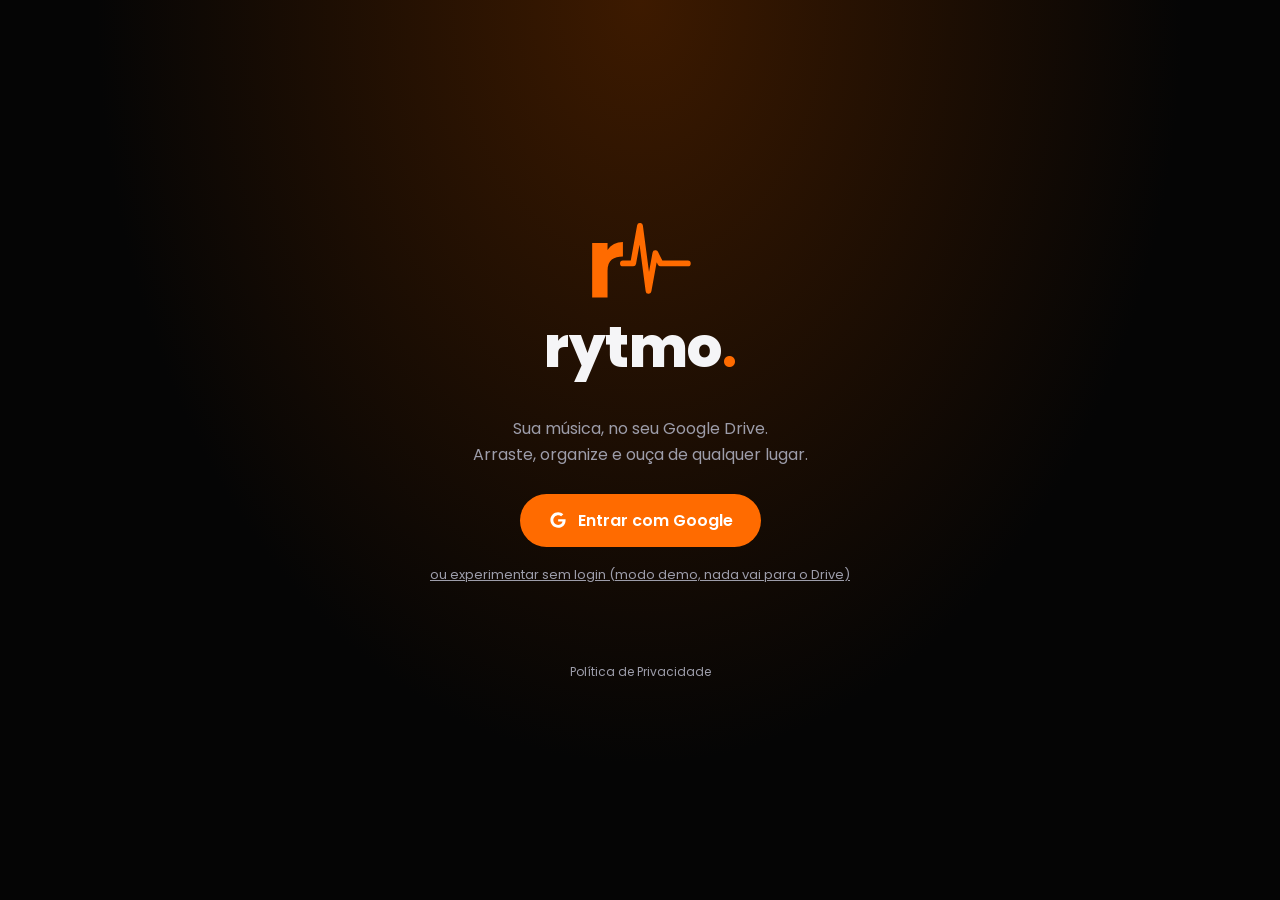
<file: index.html>
<!doctype html>
<html lang="pt-BR">
<head>
  <meta charset="utf-8" />
  <meta name="viewport" content="width=device-width, initial-scale=1, maximum-scale=1, user-scalable=no, viewport-fit=cover" />
  <title>rytmo.</title>
  <style>
    /* Mínimo para a tela nunca aparecer "crua" se o style.css demorar a chegar */
    html, body { background: #050505; color: #f5f5f7; font-family: -apple-system, system-ui, sans-serif; }
    .hidden, [hidden] { display: none !important; }
  </style>
  <script>
    // O iOS às vezes reabre o app (depois de muito tempo parado) sem o estilo ou sem o código.
    // Se isso acontecer, recarrega sozinho (no máximo 3 vezes seguidas).
    (function () {
      var KEY = 'rytmo.heal';
      function healthy() {
        return getComputedStyle(document.documentElement).getPropertyValue('--accent').trim() && window.__rytmoBooted;
      }
      function check() {
        if (healthy()) { try { sessionStorage.removeItem(KEY); } catch (e) {} return; }
        var n = 0;
        try { n = Number(sessionStorage.getItem(KEY)) || 0; sessionStorage.setItem(KEY, n + 1); } catch (e) {}
        if (n < 3) location.reload();
      }
      window.addEventListener('load', function () { setTimeout(check, 6000); });
      document.addEventListener('visibilitychange', function () { if (document.visibilityState === 'visible') setTimeout(check, 2000); });
    })();
  </script>
  <link rel="icon" href="assets/icon.svg" type="image/svg+xml" />
  <!-- PWA: instalável pela tela inicial do celular (manifest + sw.js + js/install.js) -->
  <link rel="manifest" href="manifest.webmanifest" />
  <link rel="apple-touch-icon" href="assets/icon-180.png" />
  <meta name="apple-mobile-web-app-capable" content="yes" />
  <meta name="mobile-web-app-capable" content="yes" />
  <meta name="apple-mobile-web-app-title" content="rytmo" />
  <meta name="apple-mobile-web-app-status-bar-style" content="black-translucent" />
  <meta name="theme-color" content="#050505" />
  <link rel="preconnect" href="https://www.googleapis.com" crossorigin />
  <link rel="preconnect" href="https://fonts.googleapis.com" />
  <link rel="preconnect" href="https://fonts.gstatic.com" crossorigin />
  <link href="https://fonts.googleapis.com/css2?family=Poppins:wght@400;500;600;700;800&display=swap" rel="stylesheet" />
  <link rel="stylesheet" href="css/style.css" />
  <script src="https://accounts.google.com/gsi/client" async defer></script>
</head>
<body>
  <!-- Tela de login -->
  <section id="login" class="login hidden">
    <div class="login-card">
      <div class="brand brand-lg">
        <svg class="mark" viewBox="0 0 64 48" aria-hidden="true"><use href="#mark" /></svg>
        <span class="wordmark">rytmo<b>.</b></span>
      </div>
      <p class="login-sub">Sua música, no seu Google Drive.<br />Arraste, organize e ouça de qualquer lugar.</p>
      <button id="btn-login" class="btn btn-primary btn-lg">
        <svg viewBox="0 0 24 24" width="20" height="20"><path fill="currentColor" d="M21.35 11.1h-9.18v2.73h5.27c-.23 1.4-1.6 4.1-5.27 4.1-3.17 0-5.76-2.62-5.76-5.86s2.59-5.86 5.76-5.86c1.8 0 3.01.77 3.7 1.43l2.52-2.43C16.78 3.72 14.7 2.8 12.17 2.8 7.02 2.8 2.86 6.96 2.86 12.07s4.16 9.27 9.31 9.27c5.37 0 8.94-3.78 8.94-9.1 0-.61-.07-1.08-.16-1.54z"/></svg>
        Entrar com Google
      </button>
      <label id="login-optin" class="login-optin hidden">
        <input type="checkbox" id="optin" /> Quero receber novidades e lançamentos por e-mail
      </label>
      <p class="login-privacy hidden" id="login-privacy">Ao entrar, seu nome e e-mail ficam registrados para o dono desta biblioteca.</p>
      <button id="btn-install" class="login-install hidden" data-install>
        <svg viewBox="0 0 24 24" width="18" height="18"><path fill="currentColor" d="M11 3h2v9.2l3.6-3.6L18 10l-6 6-6-6 1.4-1.4 3.6 3.6zM5 18h14v2H5z"/></svg>
        Instalar o app na tela inicial
      </button>
      <a class="login-demo" href="?demo">ou experimentar sem login (modo demo, nada vai para o Drive)</a>
      <p id="login-error" class="login-error"></p>
      <a class="login-policy" href="https://kbtlab.net/rytmo/privacidade.html" target="_blank" rel="noopener">Política de Privacidade</a>
    </div>
  </section>

  <!-- App -->
  <div id="app" class="app hidden">
    <aside class="sidebar">
      <div class="brand">
        <svg class="mark" viewBox="0 0 64 48" aria-hidden="true"><use href="#mark" /></svg>
        <span class="wordmark">rytmo<b>.</b></span>
      </div>
      <nav class="nav">
        <a href="#/" data-nav="home"><svg viewBox="0 0 24 24"><path d="M3 10.5 12 3l9 7.5V21h-6v-6H9v6H3z"/></svg>Início</a>
        <a href="#/playlists" data-nav="playlists"><svg viewBox="0 0 24 24"><path d="M3 5h12v2H3zm0 4h12v2H3zm0 4h8v2H3zm14-8h4v2h-2v9.5a2.5 2.5 0 1 1-2-2.45z"/></svg>Playlists</a>
        <a href="#/library" data-nav="library"><svg viewBox="0 0 24 24"><path d="M4 3h2v18H4zm4 0h2v18H8zm4.2.7 1.9-.6 5.6 17.1-1.9.6z"/></svg>Biblioteca</a>
        <a href="#/artists" data-nav="artists"><svg viewBox="0 0 24 24"><path d="M12 12a4.5 4.5 0 1 0 0-9 4.5 4.5 0 0 0 0 9zm0 2c-4.4 0-8 2.2-8 5v2h16v-2c0-2.8-3.6-5-8-5z"/></svg>Artistas</a>
        <a href="#/rytmo" data-nav="rytmo"><svg viewBox="0 0 24 24"><path d="M4 20V10h3v10zm6.5 0V4h3v16zM17 20v-7h3v7z"/></svg>Seu rytmo</a>
        <a href="#/offline" data-nav="offline"><svg viewBox="0 0 24 24"><path d="M11 3h2v9.2l3.6-3.6L18 10l-6 6-6-6 1.4-1.4 3.6 3.6zM5 18h14v2H5z"/></svg>Baixadas</a>
      </nav>
      <div class="library">
        <div class="library-head">
          <span>Sua biblioteca</span>
          <button id="btn-import" class="icon-btn edit-only" title="Importar músicas"><svg viewBox="0 0 24 24"><path d="M11 5h2v6h6v2h-6v6h-2v-6H5v-2h6z"/></svg></button>
        </div>
        <ul id="library-list" class="library-list"></ul>
      </div>
      <div class="dropzone-mini edit-only" id="dropzone-mini">
        <svg viewBox="0 0 24 24"><path d="M12 3 7 8h3v6h4V8h3zM5 18h14v2H5z"/></svg>
        <span>Arraste pastas ou músicas<br/>para qualquer lugar</span>
      </div>
    </aside>

    <main class="main" id="main">
      <header class="topbar">
        <div class="search-wrap" id="search-wrap">
          <svg viewBox="0 0 24 24"><path d="M10.5 3a7.5 7.5 0 0 1 5.96 12.05l4.25 4.24-1.42 1.42-4.24-4.25A7.5 7.5 0 1 1 10.5 3zm0 2a5.5 5.5 0 1 0 0 11 5.5 5.5 0 0 0 0-11z"/></svg>
          <input id="search" type="search" placeholder="O que você quer ouvir?" autocomplete="off" />
        </div>
        <div class="topbar-right">
          <span id="mode-badge" class="badge hidden">modo demo</span>
          <span id="user-chip" class="user-chip"></span>
          <button id="btn-share" class="btn btn-ghost btn-sm edit-only" title="Compartilhar"><svg viewBox="0 0 24 24" width="16" height="16"><path d="M18 16a3 3 0 0 0-2.4 1.2l-6.7-3.4a3 3 0 0 0 0-1.6l6.7-3.4A3 3 0 1 0 15 7l-6.7 3.4a3 3 0 1 0 0 3.2L15 17a3 3 0 1 0 3-1z"/></svg><span class="lbl">Compartilhar</span></button>
          <button id="btn-about" class="btn btn-ghost btn-sm" data-about title="Sobre o rytmo."><svg viewBox="0 0 24 24" width="16" height="16"><path d="M12 2a10 10 0 1 1 0 20 10 10 0 0 1 0-20zm0 2a8 8 0 1 0 0 16 8 8 0 0 0 0-16zm-1 7h2v6h-2zm0-4h2v2h-2z"/></svg><span class="lbl">Sobre</span></button>
          <button type="button" id="btn-lang" class="lang-dot" title="Idioma" aria-label="Idioma">PT</button>
          <button id="btn-logout" class="btn btn-ghost btn-sm">Sair</button>
        </div>
      </header>
      <div id="view" class="view"></div>
    </main>

    <!-- Tocando agora: lateral direita (Mac/telas largas) ou tela cheia (celular) -->
    <aside class="nowpanel" id="nowpanel"></aside>

    <!-- Player -->
    <footer class="player">
      <div class="np">
        <div class="np-cover" id="np-cover"></div>
        <div class="np-meta">
          <div class="np-title" id="np-title">Nada tocando</div>
          <div class="np-artist" id="np-artist">Escolha uma música</div>
        </div>
      </div>
      <div class="controls">
        <div class="buttons">
          <button class="icon-btn" id="btn-shuffle" title="Aleatório"><svg viewBox="0 0 24 24"><path d="M17 3l4 4-4 4V8h-2.6l-8 9H3v-2h2.6l8-9H17zm0 10 4 4-4 4v-3h-3.4l-2.3-2.6 1.4-1.5 1.8 2.1H17zM3 7h3.4l2.3 2.6-1.4 1.5L5.6 9H3z"/></svg></button>
          <button class="icon-btn" id="btn-prev" title="Anterior"><svg viewBox="0 0 24 24"><path d="M6 5h2v14H6zm3.5 7L19 5v14z"/></svg></button>
          <button class="icon-btn" id="btn-back10" title="Voltar 10 segundos"><svg viewBox="0 0 24 24"><path d="M12 5V2L7 6l5 4V7a6 6 0 1 1-6 6H4a8 8 0 1 0 8-8z"/><text x="12" y="16" font-size="7" font-weight="700" text-anchor="middle">10</text></svg></button>
          <button class="play-btn" id="btn-play" title="Tocar / Pausar"><svg viewBox="0 0 24 24" id="play-icon"><path d="M8 5v14l11-7z"/></svg></button>
          <button class="icon-btn" id="btn-fwd10" title="Avançar 10 segundos"><svg viewBox="0 0 24 24"><path d="M12 5V2l5 4-5 4V7a6 6 0 1 0 6 6h2a8 8 0 1 1-8-8z"/><text x="12" y="16" font-size="7" font-weight="700" text-anchor="middle">10</text></svg></button>
          <button class="icon-btn" id="btn-next" title="Próxima"><svg viewBox="0 0 24 24"><path d="M16 5h2v14h-2zM5 5l9.5 7L5 19z"/></svg></button>
          <button class="icon-btn" id="btn-repeat" title="Repetir"><svg viewBox="0 0 24 24"><path d="M7 7h10v3l4-4-4-4v3H5v6h2zm10 10H7v-3l-4 4 4 4v-3h12v-6h-2z"/></svg></button>
        </div>
        <div class="progress">
          <span id="time-cur">0:00</span>
          <input type="range" id="seek" min="0" max="1000" value="0" />
          <span id="time-dur">0:00</span>
        </div>
      </div>
      <div class="extra">
        <button class="icon-btn" id="btn-airplay" title="AirPlay" hidden><svg viewBox="0 0 24 24"><path d="M5 17H4a2 2 0 0 1-2-2V5a2 2 0 0 1 2-2h16a2 2 0 0 1 2 2v10a2 2 0 0 1-2 2h-1l-1.6-2H20V5H4v10h2.6zm7-3 6 7H6z"/></svg></button>
        <button class="icon-btn vol-btn" id="btn-mute" title="Silenciar"><svg viewBox="0 0 24 24" class="vol-icon"><path id="vol-path" d="M3 9v6h4l5 5V4L7 9zm13.5 3A4.5 4.5 0 0 0 14 8v8a4.5 4.5 0 0 0 2.5-4z"/></svg></button>
        <input type="range" id="volume" min="0" max="1" step="0.01" value="0.8" title="Volume" />
      </div>
      <audio id="audio" preload="auto" playsinline></audio>
    </footer>

    <!-- Abas (só no celular) -->
    <nav class="tabbar">
      <a href="#/" data-nav="home"><svg viewBox="0 0 24 24"><path d="M3 10.5 12 3l9 7.5V21h-6v-6H9v6H3z"/></svg>Início</a>
      <a href="#/library" data-nav="library"><svg viewBox="0 0 24 24"><path d="M4 3h2v18H4zm4 0h2v18H8zm4.2.7 1.9-.6 5.6 17.1-1.9.6z"/></svg>Biblioteca</a>
      <a href="#/playlists" data-nav="playlists"><svg viewBox="0 0 24 24"><path d="M3 5h12v2H3zm0 4h12v2H3zm0 4h8v2H3zm14-8h4v2h-2v9.5a2.5 2.5 0 1 1-2-2.45z"/></svg>Playlists</a>
      <a href="#/rytmo" data-nav="rytmo"><svg viewBox="0 0 24 24"><path d="M4 20V10h3v10zm6.5 0V4h3v16zM17 20v-7h3v7z"/></svg>Seu rytmo</a>
    </nav>
  </div>

  <!-- Sobreposição de arrastar -->
  <div id="drop-overlay" class="drop-overlay hidden">
    <div class="drop-box">
      <svg viewBox="0 0 24 24"><path d="M12 3 7 8h3v6h4V8h3zM5 18h14v2H5z"/></svg>
      <h2>Solte para adicionar à sua biblioteca</h2>
      <p>Pastas viram álbuns. MP3, WAV, FLAC, M4A, OGG e mais.</p>
    </div>
  </div>

  <!-- Modal genérico -->
  <div id="modal" class="modal hidden">
    <div class="modal-card" id="modal-card"></div>
  </div>

  <!-- Painel de uploads -->
  <div id="uploads" class="uploads hidden"></div>

  <div id="toast" class="toast hidden"></div>

  <input type="file" id="file-input" multiple accept="audio/*,.flac,.m4a,.opus,.aiff,.wma" hidden />
  <input type="file" id="folder-input" webkitdirectory multiple hidden />

  <!-- Marca (r + pulso) -->
  <svg width="0" height="0" style="position:absolute">
    <symbol id="mark" viewBox="0 0 64 48">
      <path fill="var(--accent)" d="M4 14h9v4.2C15 15 18.2 13.4 22 13.4V22c-5.3 0-9 2-9 8.5V46H4z"/>
      <polyline fill="none" stroke="var(--accent)" stroke-width="3.4" stroke-linecap="round" stroke-linejoin="round"
        points="22,26 28,26 32,4 37,42 41,20 44,26 60,26"/>
    </symbol>
  </svg>

  <script type="module" src="js/app.js"></script>
  <!-- Navegador no celular deitado: pede para voltar à vertical (a música continua) -->
  <div id="rotate-lock" class="rotate-lock" aria-live="polite">
    <svg viewBox="0 0 24 24" aria-hidden="true"><path d="M8 2h8a2 2 0 0 1 2 2v16a2 2 0 0 1-2 2H8a2 2 0 0 1-2-2V4a2 2 0 0 1 2-2zm0 2v16h8V4zm3 13h2v2h-2z"/></svg>
    <b>Gire o celular</b>
    <span>No navegador, o rytmo funciona com o celular em pé. A música continua tocando.</span>
  </div>
</body>
</html>
</file>
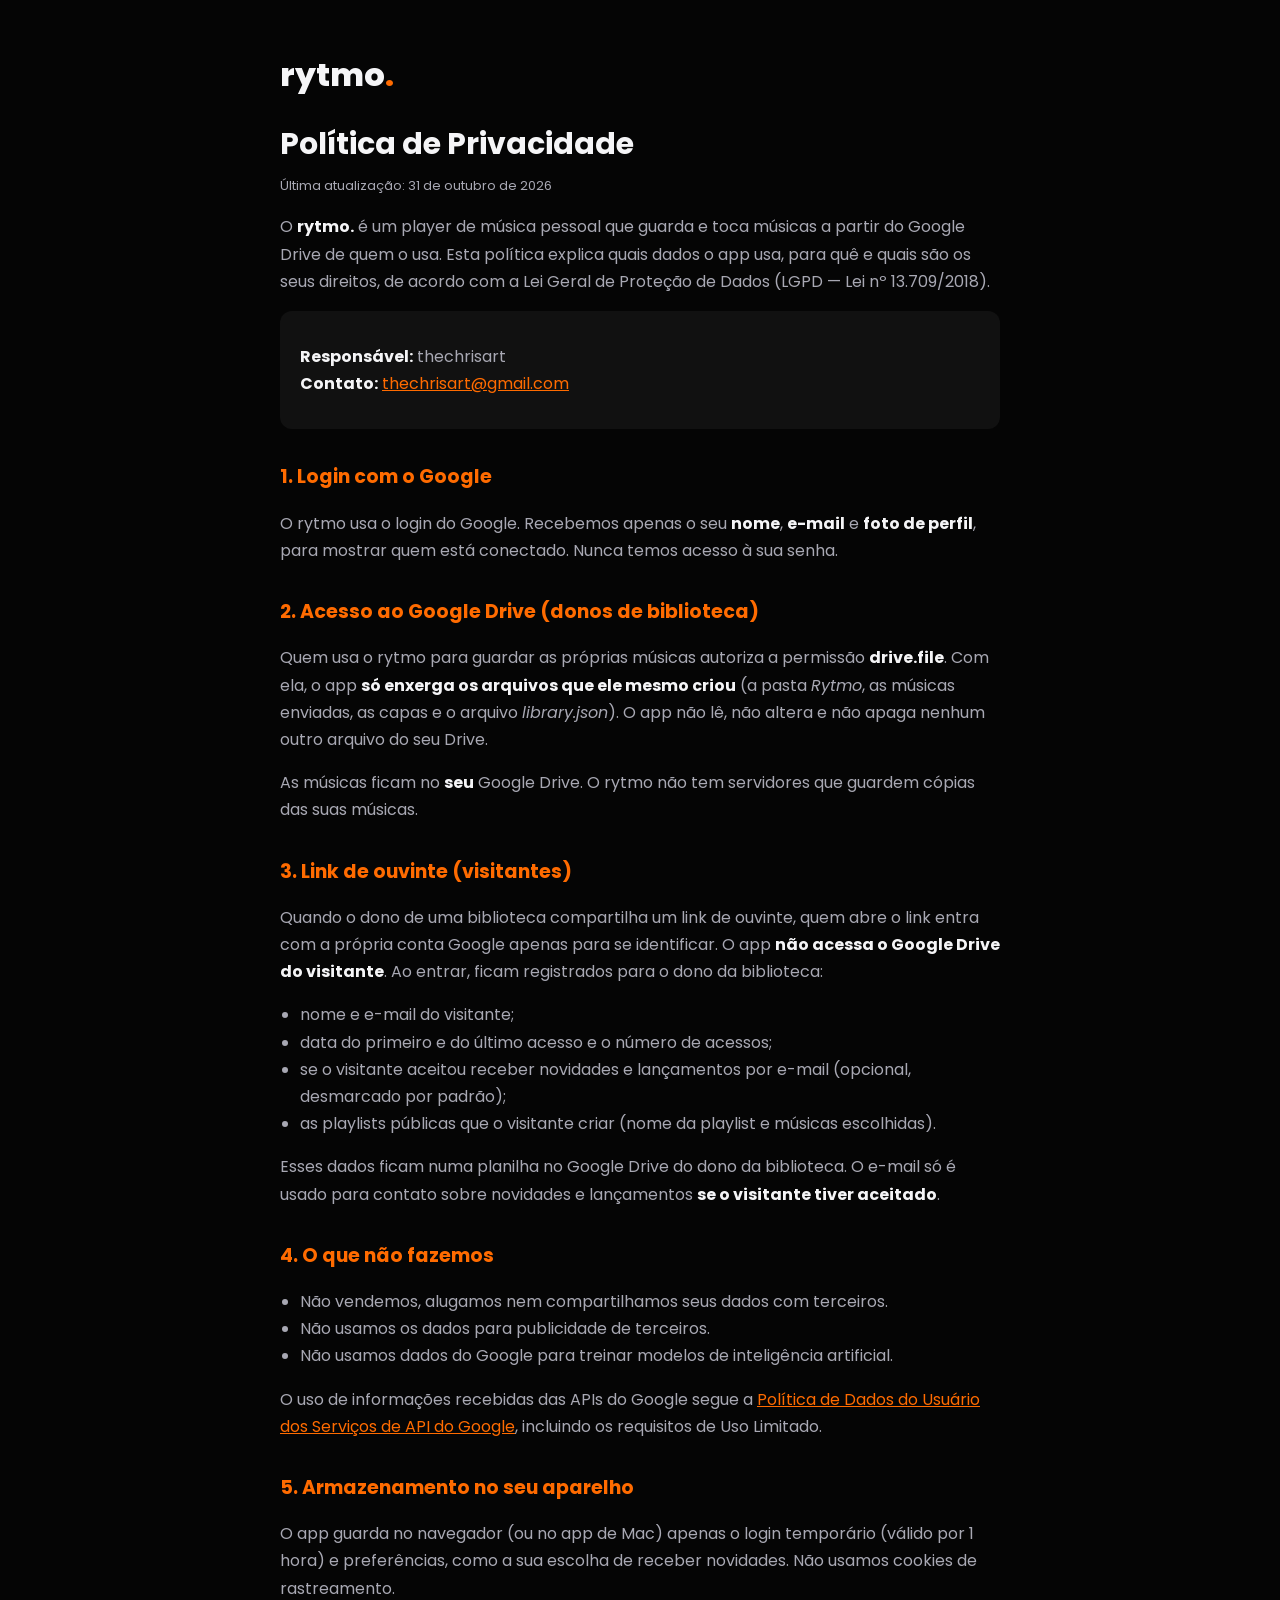
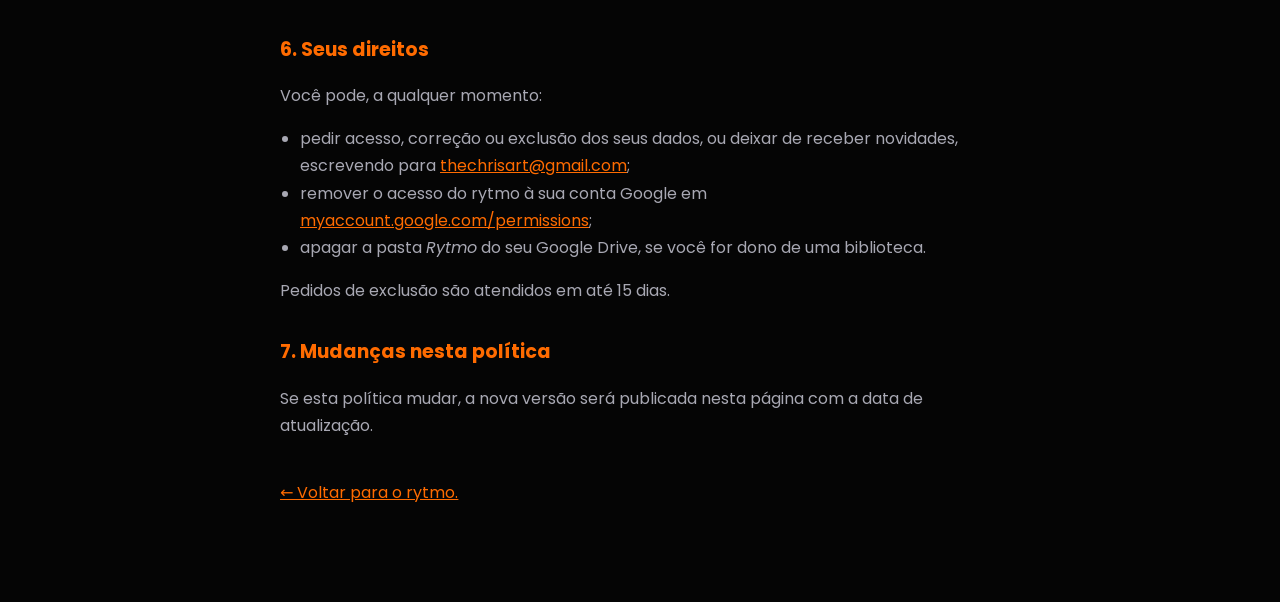
<file: privacidade.html>
<!doctype html>
<html lang="pt-BR">
<head>
  <meta charset="utf-8" />
  <meta name="viewport" content="width=device-width, initial-scale=1" />
  <title>Política de Privacidade — rytmo.</title>
  <link rel="icon" href="assets/icon.svg" type="image/svg+xml" />
  <link href="https://fonts.googleapis.com/css2?family=Poppins:wght@400;600;800&display=swap" rel="stylesheet" />
  <style>
    :root { --bg: #050505; --text: #f5f5f7; --muted: #a8a8b3; --accent: #ff6b00; --panel: #111; }
    * { box-sizing: border-box; }
    body { margin: 0; background: var(--bg); color: var(--text); font-family: 'Poppins', system-ui, sans-serif; line-height: 1.7; }
    main { max-width: 760px; margin: 0 auto; padding: 48px 20px 80px; }
    .brand { font-weight: 800; font-size: 32px; color: var(--text); text-decoration: none; }
    .brand b { color: var(--accent); }
    h1 { font-size: 30px; margin: 24px 0 4px; line-height: 1.2; }
    h2 { font-size: 19px; margin: 32px 0 8px; color: var(--accent); }
    p, li { color: var(--muted); }
    strong { color: var(--text); }
    a { color: var(--accent); }
    .updated { font-size: 13px; }
    ul { padding-left: 20px; }
    .box { background: var(--panel); border-radius: 12px; padding: 16px 20px; margin-top: 16px; }
  </style>
</head>
<body>
  <main>
    <a class="brand" href="./">rytmo<b>.</b></a>
    <h1>Política de Privacidade</h1>
    <p class="updated">Última atualização: 31 de outubro de 2026</p>

    <p>O <strong>rytmo.</strong> é um player de música pessoal que guarda e toca músicas a partir do Google Drive de quem o usa.
      Esta política explica quais dados o app usa, para quê e quais são os seus direitos, de acordo com a
      Lei Geral de Proteção de Dados (LGPD — Lei nº 13.709/2018).</p>

    <div class="box">
      <p><strong>Responsável:</strong> thechrisart<br />
        <strong>Contato:</strong> <a href="mailto:thechrisart@gmail.com">thechrisart@gmail.com</a></p>
    </div>

    <h2>1. Login com o Google</h2>
    <p>O rytmo usa o login do Google. Recebemos apenas o seu <strong>nome</strong>, <strong>e-mail</strong> e <strong>foto de perfil</strong>,
      para mostrar quem está conectado. Nunca temos acesso à sua senha.</p>

    <h2>2. Acesso ao Google Drive (donos de biblioteca)</h2>
    <p>Quem usa o rytmo para guardar as próprias músicas autoriza a permissão <strong>drive.file</strong>. Com ela, o app
      <strong>só enxerga os arquivos que ele mesmo criou</strong> (a pasta <em>Rytmo</em>, as músicas enviadas, as capas e o arquivo
      <em>library.json</em>). O app não lê, não altera e não apaga nenhum outro arquivo do seu Drive.</p>
    <p>As músicas ficam no <strong>seu</strong> Google Drive. O rytmo não tem servidores que guardem cópias das suas músicas.</p>

    <h2>3. Link de ouvinte (visitantes)</h2>
    <p>Quando o dono de uma biblioteca compartilha um link de ouvinte, quem abre o link entra com a própria conta Google apenas
      para se identificar. O app <strong>não acessa o Google Drive do visitante</strong>. Ao entrar, ficam registrados para o
      dono da biblioteca:</p>
    <ul>
      <li>nome e e-mail do visitante;</li>
      <li>data do primeiro e do último acesso e o número de acessos;</li>
      <li>se o visitante aceitou receber novidades e lançamentos por e-mail (opcional, desmarcado por padrão);</li>
      <li>as playlists públicas que o visitante criar (nome da playlist e músicas escolhidas).</li>
    </ul>
    <p>Esses dados ficam numa planilha no Google Drive do dono da biblioteca. O e-mail só é usado para contato sobre novidades
      e lançamentos <strong>se o visitante tiver aceitado</strong>.</p>

    <h2>4. O que não fazemos</h2>
    <ul>
      <li>Não vendemos, alugamos nem compartilhamos seus dados com terceiros.</li>
      <li>Não usamos os dados para publicidade de terceiros.</li>
      <li>Não usamos dados do Google para treinar modelos de inteligência artificial.</li>
    </ul>
    <p>O uso de informações recebidas das APIs do Google segue a
      <a href="https://developers.google.com/terms/api-services-user-data-policy" target="_blank" rel="noopener">Política de Dados do Usuário dos Serviços de API do Google</a>,
      incluindo os requisitos de Uso Limitado.</p>

    <h2>5. Armazenamento no seu aparelho</h2>
    <p>O app guarda no navegador (ou no app de Mac) apenas o login temporário (válido por 1 hora) e preferências, como a sua
      escolha de receber novidades. Não usamos cookies de rastreamento.</p>

    <h2>6. Seus direitos</h2>
    <p>Você pode, a qualquer momento:</p>
    <ul>
      <li>pedir acesso, correção ou exclusão dos seus dados, ou deixar de receber novidades, escrevendo para
        <a href="mailto:thechrisart@gmail.com">thechrisart@gmail.com</a>;</li>
      <li>remover o acesso do rytmo à sua conta Google em
        <a href="https://myaccount.google.com/permissions" target="_blank" rel="noopener">myaccount.google.com/permissions</a>;</li>
      <li>apagar a pasta <em>Rytmo</em> do seu Google Drive, se você for dono de uma biblioteca.</li>
    </ul>
    <p>Pedidos de exclusão são atendidos em até 15 dias.</p>

    <h2>7. Mudanças nesta política</h2>
    <p>Se esta política mudar, a nova versão será publicada nesta página com a data de atualização.</p>

    <p style="margin-top:40px"><a href="./">← Voltar para o rytmo.</a></p>
  </main>
</body>
</html>
</file>
<file: css/style.css>
:root {
  --bg: #050505;
  --panel: #111111;
  --panel-2: #1a1a1a;
  --panel-3: #252525;
  --line: #2c2c2c;
  --text: #f5f5f7;
  --muted: #9d9daa;
  --accent: #ff6b00;
  --accent-2: #ff8a33;
  --accent-soft: rgba(255, 107, 0, 0.16);
  --radius: 12px;
  --player-h: 88px;
}

* { box-sizing: border-box; }
/* Sensação de app: a tela não dá zoom, não arrasta e não seleciona texto ao tocar. */
html, body { margin: 0; height: 100%; overflow: hidden; overscroll-behavior: none; touch-action: pan-x pan-y; }
html { -webkit-text-size-adjust: 100%; -webkit-tap-highlight-color: transparent; }
body { position: fixed; inset: 0; width: 100%; -webkit-user-select: none; user-select: none; -webkit-touch-callout: none; }
input, textarea { -webkit-user-select: text; user-select: text; }
img { -webkit-user-drag: none; }
body {
  background: var(--bg);
  color: var(--text);
  font-family: 'Poppins', system-ui, sans-serif;
  font-size: 14px;
  -webkit-font-smoothing: antialiased;
  overflow: hidden;
}
a { color: inherit; text-decoration: none; }
button { font: inherit; color: inherit; cursor: pointer; border: 0; background: none; }
input { font: inherit; color: inherit; }
svg { fill: currentColor; }
.hidden, [hidden] { display: none !important; }

/* ---------- Marca ---------- */
.brand { display: flex; align-items: center; gap: 8px; padding: 4px 8px 20px; }
.brand .mark { width: 40px; height: 30px; }
.wordmark { font-weight: 800; font-size: 26px; letter-spacing: -0.5px; }
.wordmark b { color: var(--accent); }
.brand-lg { flex-direction: column; gap: 4px; padding: 0 0 8px; }
.brand-lg .mark { width: 110px; height: 82px; }
.brand-lg .wordmark { font-size: 56px; }

/* ---------- Botões ---------- */
.btn { display: inline-flex; align-items: center; gap: 10px; white-space: nowrap; padding: 10px 20px; border-radius: 999px; font-weight: 600; transition: transform .1s, background .2s; }
.btn:active { transform: scale(.97); }
.btn-primary { background: var(--accent); color: #fff; }
.btn-primary:hover { background: var(--accent-2); }
.btn-ghost { border: 1px solid var(--line); color: var(--muted); }
.btn-ghost:hover { color: var(--text); border-color: var(--muted); }
.btn-danger { color: #ff6b81; border: 1px solid #5a2430; }
.btn-lg { padding: 14px 28px; font-size: 16px; }
.btn-sm { padding: 7px 13px; font-size: 13px; gap: 6px; }
.btn-sm svg { width: 15px; height: 15px; flex: none; }
.icon-btn { width: 34px; height: 34px; display: grid; place-items: center; border-radius: 50%; color: var(--muted); }
.icon-btn:hover { color: var(--text); background: var(--panel-3); }
.icon-btn svg { width: 20px; height: 20px; }
.icon-btn.active { color: var(--accent); }

/* ---------- Login ---------- */
.login { height: 100%; display: grid; place-items: center; background: radial-gradient(ellipse at top, #3d1a00 0%, var(--bg) 60%); }
.login-card { text-align: center; display: flex; flex-direction: column; align-items: center; gap: 18px; padding: 24px; }
.login-sub { color: var(--muted); font-size: 16px; line-height: 1.6; margin: 0 0 8px; }
.login-demo { color: var(--muted); font-size: 13px; text-decoration: underline; }
.nav-about { margin: 4px 12px 0; padding: 8px 12px; text-align: left; color: var(--muted); font-size: 13px; border-radius: 8px; }
.nav-about:hover { color: var(--text); background: var(--panel-2); }
.about { display: flex; flex-direction: column; align-items: center; text-align: center; gap: 6px; padding-bottom: 28px; }
.about-mark { width: 96px; height: 72px; margin-top: 8px; }
.about-name { font-size: 40px; font-weight: 800; letter-spacing: -1px; }
.about-name b { color: var(--accent); }
.about-tag { margin: 0; color: var(--muted); }
.about-version { margin: 10px 0 0; font-weight: 600; }
.about-copy { margin: 4px 0 6px; color: var(--muted); font-size: 13px; }
.about-link { color: var(--muted); font-size: 13px; text-decoration: underline; }
/* Seu rytmo */
.rytmo-card { display: flex; align-items: center; justify-content: space-between; gap: 12px; margin: 8px 0 20px; padding: 16px 18px; border-radius: 14px; background: linear-gradient(120deg, #ff6b00, #3a1800); }
.rytmo-card div { display: flex; flex-direction: column; gap: 2px; }
.rytmo-card b { font-size: 18px; }
.rytmo-card span { font-size: 13px; opacity: .85; }
.rytmo-card svg { width: 34px; height: 34px; flex: none; }
.rytmo-tabs { display: flex; gap: 8px; margin: 12px 0 4px; flex-wrap: wrap; }
.rytmo-tabs button { padding: 8px 16px; border-radius: 999px; background: var(--panel-2); color: var(--muted); font-weight: 600; }
.rytmo-tabs button.on { background: var(--text); color: var(--bg); }
.rytmo-big { display: grid; grid-template-columns: repeat(2, minmax(0, 1fr)); gap: 12px; margin: 16px 0 8px; }
.rytmo-big div { padding: 18px; border-radius: 14px; background: var(--panel-2); display: flex; flex-direction: column; }
.rytmo-big b { font-size: 34px; font-weight: 800; color: var(--accent); line-height: 1.1; }
.rytmo-big span { color: var(--muted); font-size: 13px; }
.rytmo-list { list-style: none; margin: 0 0 8px; padding: 0; display: flex; flex-direction: column; gap: 2px; }
.rytmo-list li { display: flex; align-items: center; gap: 12px; padding: 8px 10px; border-radius: 8px; }
.rytmo-list li[data-rytmo-track] { cursor: pointer; }
.rytmo-list li:hover { background: var(--panel-2); }
.rytmo-list a { flex: 1; font-weight: 600; }
.rytmo-n { width: 22px; text-align: center; color: var(--muted); font-weight: 700; }
.rytmo-text { flex: 1; min-width: 0; display: flex; flex-direction: column; }
.rytmo-text b, .rytmo-text span { white-space: nowrap; overflow: hidden; text-overflow: ellipsis; }
.rytmo-text span { color: var(--muted); font-size: 13px; }
.rytmo-list small { color: var(--muted); white-space: nowrap; }
.album-actions .btn svg { width: 18px; height: 18px; }
.pl-quick { display: flex; gap: 8px; margin-bottom: 14px; flex-wrap: wrap; }
.pl-quick .btn { flex: 1; justify-content: center; padding: 10px 14px; }
.pl-quick svg { width: 18px; height: 18px; }
.queue-list { display: flex; flex-direction: column; gap: 4px; }
.queue-row { display: flex; align-items: center; gap: 12px; padding: 6px 8px; border-radius: 8px; cursor: pointer; }
.queue-row:hover { background: var(--panel-2); }
.queue-text { flex: 1; min-width: 0; display: flex; flex-direction: column; }
.queue-text b, .queue-text span { white-space: nowrap; overflow: hidden; text-overflow: ellipsis; }
.queue-text span { color: var(--muted); font-size: 13px; }
.timer-list { display: flex; flex-direction: column; gap: 12px; }
.timer-grid { display: grid; grid-template-columns: repeat(3, 1fr); gap: 8px; }
.timer-grid .btn { justify-content: center; }
.login-install { display: inline-flex; align-items: center; gap: 8px; padding: 10px 18px; border: 1px solid var(--line); border-radius: 999px; color: var(--text); font-weight: 600; font-size: 14px; }
.login-policy { color: var(--muted); font-size: 12px; }
.login-error { color: #ff6b81; max-width: 420px; min-height: 1em; }

/* ---------- Layout ---------- */
.app {
  height: 100%;
  display: grid;
  grid-template-columns: 280px 1fr;
  grid-template-rows: 1fr var(--player-h);
  gap: 8px;
  padding: 8px;
}
.sidebar { background: var(--panel); border-radius: var(--radius); padding: 16px 12px; display: flex; flex-direction: column; min-height: 0; }
.main { background: var(--panel); border-radius: var(--radius); overflow-y: auto; min-height: 0; position: relative; container: main / inline-size; }
.player { grid-column: 1 / -1; }

.nav { display: flex; flex-direction: column; gap: 2px; margin-bottom: 16px; }
.nav a { display: flex; align-items: center; gap: 14px; padding: 10px 12px; border-radius: 8px; color: var(--muted); font-weight: 600; }
.nav a svg { width: 22px; height: 22px; }
.nav a:hover { color: var(--text); }
.nav a.active { color: var(--text); background: var(--panel-2); }
.nav a.active svg { color: var(--accent); }

.library { flex: 1; min-height: 0; display: flex; flex-direction: column; border-top: 1px solid var(--line); padding-top: 12px; }
.library-head { display: flex; justify-content: space-between; align-items: center; padding: 0 8px 8px; color: var(--muted); font-weight: 600; }
.library-list { list-style: none; margin: 0; padding: 0; overflow-y: auto; flex: 1; }
.library-list li a { display: flex; align-items: center; gap: 12px; padding: 6px 8px; border-radius: 8px; }
.library-list li a:hover { background: var(--panel-2); }
.library-list li a.active { background: var(--panel-3); }
.library-list .lib-title { font-weight: 500; white-space: nowrap; overflow: hidden; text-overflow: ellipsis; }
.library-list .lib-sub { color: var(--muted); font-size: 12px; white-space: nowrap; overflow: hidden; text-overflow: ellipsis; }
.library-list .lib-text { min-width: 0; }
.library-empty { color: var(--muted); padding: 8px; font-size: 13px; line-height: 1.5; }

.dropzone-mini { margin-top: 12px; border: 1.5px dashed var(--line); border-radius: 10px; padding: 12px; display: flex; gap: 10px; align-items: center; color: var(--muted); font-size: 12px; line-height: 1.4; cursor: pointer; }
.dropzone-mini:hover { border-color: var(--accent); color: var(--text); }
.dropzone-mini svg { width: 26px; height: 26px; flex: none; color: var(--accent); }

/* ---------- Capas ---------- */
.cover { background: linear-gradient(135deg, #7a3300, #1a1a1a); border-radius: 6px; flex: none; overflow: hidden; display: grid; place-items: center; color: rgba(255,255,255,.5); }
.cover img { width: 100%; height: 100%; object-fit: cover; display: block; }
.cover svg { width: 40%; height: 40%; }
.cover-sm { width: 44px; height: 44px; }

/* ---------- Topbar ---------- */
.topbar { position: sticky; top: 0; z-index: 5; display: flex; justify-content: space-between; align-items: center; gap: 16px; padding: 14px 24px; background: rgba(19,19,24,.85); backdrop-filter: blur(12px); }
.search-wrap { display: flex; align-items: center; gap: 10px; background: var(--panel-2); border: 1px solid transparent; border-radius: 999px; padding: 0 16px; height: 44px; width: min(420px, 100%); min-width: 0; flex: 0 1 auto; }
.search-wrap:focus-within { border-color: var(--accent); }
.search-wrap svg { width: 20px; height: 20px; color: var(--muted); }
.search-wrap input { background: none; border: 0; outline: none; flex: 1; min-width: 0; width: 100%; }
.topbar-right { display: flex; align-items: center; gap: 12px; }
.badge { white-space: nowrap; background: var(--accent-soft); color: var(--accent-2); border-radius: 999px; padding: 4px 12px; font-size: 12px; font-weight: 600; }

/* ---------- Views ---------- */
.view { padding: 8px 24px 40px; }
.view h1 { font-size: 32px; margin: 8px 0 20px; letter-spacing: -0.5px; }
.view h2 { font-size: 22px; margin: 28px 0 14px; }

.hero-drop { border: 2px dashed var(--line); border-radius: 16px; padding: 56px 24px; text-align: center; color: var(--muted); background: linear-gradient(180deg, var(--accent-soft), transparent); }
.hero-drop svg { width: 56px; height: 56px; color: var(--accent); }
.hero-drop h2 { color: var(--text); margin: 12px 0 6px; }
.hero-drop .actions { margin-top: 20px; display: flex; gap: 12px; justify-content: center; flex-wrap: wrap; }

.grid { display: grid; grid-template-columns: repeat(auto-fill, minmax(170px, 1fr)); gap: 16px; }
.card { background: transparent; padding: 12px; border-radius: 10px; transition: background .2s; position: relative; cursor: pointer; }
.card:hover { background: var(--panel-2); }
.card .cover { width: 100%; aspect-ratio: 1; border-radius: 8px; box-shadow: 0 8px 24px rgba(0,0,0,.4); }
.card.round .cover { border-radius: 50%; }
.card-title { font-weight: 600; margin-top: 10px; white-space: nowrap; overflow: hidden; text-overflow: ellipsis; }
.card-sub { color: var(--muted); font-size: 13px; white-space: nowrap; overflow: hidden; text-overflow: ellipsis; }
.card .card-play { position: absolute; right: 20px; top: calc(12px + (100% - 24px) * 0); width: 48px; height: 48px; border-radius: 50%; background: var(--accent); display: grid; place-items: center; box-shadow: 0 8px 16px rgba(0,0,0,.4); opacity: 0; transform: translateY(8px); transition: .2s; }
.card .card-play svg { width: 24px; height: 24px; }
.card:hover .card-play { opacity: 1; transform: none; }
.card-cover-wrap { position: relative; }
.card-cover-wrap .card-play { top: auto; bottom: 8px; right: 8px; }

/* Cabeçalho de álbum */
.album-hero { display: flex; align-items: flex-end; gap: 24px; padding: 24px; margin: -8px -24px 0; background: linear-gradient(180deg, var(--hero, #4d2200) 0%, var(--panel) 100%); }
.album-hero .cover { width: 220px; height: 220px; border-radius: 8px; box-shadow: 0 16px 48px rgba(0,0,0,.5); }
.album-hero .kind { font-size: 12px; font-weight: 600; text-transform: uppercase; letter-spacing: 1px; }
.album-hero h1 { font-size: clamp(32px, 5vw, 72px); margin: 6px 0 10px; line-height: 1.05; font-weight: 800; }
.album-hero .meta { color: #ddd; }
.album-hero .meta b { color: #fff; }
.album-actions { display: flex; align-items: center; gap: 16px; padding: 20px 0; }
.big-play { width: 56px; height: 56px; border-radius: 50%; background: var(--accent); display: grid; place-items: center; transition: transform .1s; }
.big-play:hover { transform: scale(1.05); background: var(--accent-2); }
.big-play svg { width: 28px; height: 28px; }

/* Lista de faixas */
.tracks { width: 100%; border-collapse: collapse; }
.tracks th { text-align: left; color: var(--muted); font-weight: 500; font-size: 12px; padding: 8px; border-bottom: 1px solid var(--line); }
.tracks td { padding: 8px; color: var(--muted); }
.tracks tr.row { cursor: pointer; }
.tracks tr.row:hover td { background: var(--panel-2); }
.tracks tr.row td:first-child { border-radius: 6px 0 0 6px; width: 48px; text-align: center; }
.tracks tr.row td:last-child { border-radius: 0 6px 6px 0; }
.tracks tr.row td:nth-last-child(2) { text-align: right; width: 70px; }
.tracks .t-title { color: var(--text); font-weight: 500; }
.tracks .t-sub { font-size: 12px; }
.tracks tr.playing .t-title, .tracks tr.playing td:first-child { color: var(--accent-2); }
.t-cell { display: flex; align-items: center; gap: 12px; }

.empty { color: var(--muted); padding: 24px 0; }

/* ---------- Player ---------- */
.player { display: grid; grid-template-columns: 1fr minmax(320px, 2fr) 1fr; align-items: center; padding: 0 12px; }
.np { display: flex; align-items: center; gap: 12px; min-width: 0; }
.np-cover { width: 56px; height: 56px; border-radius: 6px; background: var(--panel-2); overflow: hidden; flex: none; }
.np-cover img { width: 100%; height: 100%; object-fit: cover; }
.np-meta { min-width: 0; }
.np-title { font-weight: 600; white-space: nowrap; overflow: hidden; text-overflow: ellipsis; }
.np-artist { color: var(--muted); font-size: 12px; }
.controls { display: flex; flex-direction: column; align-items: center; gap: 6px; }
.buttons { display: flex; align-items: center; gap: 12px; }
/* Botão de tocar: laranja do app com um anel branco em volta */
.play-btn { width: 38px; height: 38px; border-radius: 50%; background: var(--accent); color: #fff; box-shadow: 0 0 0 2px #fff; display: grid; place-items: center; transition: transform .1s; }
.play-btn:hover { transform: scale(1.06); }
.play-btn svg { width: 22px; height: 22px; }
.play-btn.loading { animation: pulse 1s infinite; }
@keyframes pulse { 50% { opacity: .5; } }
.progress { display: flex; align-items: center; gap: 10px; width: 100%; color: var(--muted); font-size: 11px; }
.progress span { width: 40px; text-align: center; font-variant-numeric: tabular-nums; }
.extra { display: flex; justify-content: flex-end; align-items: center; gap: 8px; color: var(--muted); }
.vol-icon { width: 20px; height: 20px; }
.vol-btn { color: var(--muted); }
#volume { width: 120px; height: 20px; padding: 8px 0; background-clip: content-box; }
#volume::-webkit-slider-thumb { opacity: 1; width: 12px; height: 12px; margin-top: 0; }
/* iPhone/iPad: o volume é dos botões do aparelho; fica só o AirPlay */
.extra.ios-volume #volume, .extra.ios-volume .vol-btn { display: none; }

input[type=range] { -webkit-appearance: none; appearance: none; flex: 1; height: 4px; border-radius: 4px; background: linear-gradient(to right, var(--fill, #fff) var(--p, 0%), #4a4a55 var(--p, 0%)); outline: none; cursor: pointer; }
input[type=range]:hover { --fill: var(--accent); }
input[type=range]::-webkit-slider-thumb { -webkit-appearance: none; width: 12px; height: 12px; border-radius: 50%; background: #fff; opacity: 0; }
input[type=range]:hover::-webkit-slider-thumb { opacity: 1; }
input[type=range]::-moz-range-thumb { width: 12px; height: 12px; border: 0; border-radius: 50%; background: #fff; }

/* ---------- Drag overlay ---------- */
.drop-overlay { position: fixed; inset: 0; z-index: 50; background: rgba(10,10,13,.82); backdrop-filter: blur(6px); display: grid; place-items: center; pointer-events: none; }
.drop-box { border: 3px dashed var(--accent); border-radius: 24px; padding: 64px 80px; text-align: center; background: var(--accent-soft); }
.drop-box svg { width: 72px; height: 72px; color: var(--accent); }
.drop-box p { color: var(--muted); }

/* ---------- Modal ---------- */
.modal { position: fixed; inset: 0; z-index: 40; background: rgba(0,0,0,.65); display: grid; place-items: center; padding: 24px; }
.modal-card { background: var(--panel); border: 1px solid var(--line); border-radius: 16px; width: min(760px, 100%); max-height: calc(100vh - 48px); display: flex; flex-direction: column; box-shadow: 0 24px 80px rgba(0,0,0,.6); }
.modal-head { padding: 20px 24px; border-bottom: 1px solid var(--line); display: flex; justify-content: space-between; align-items: center; }
.modal-head h2 { margin: 0; font-size: 20px; }
.modal-body { padding: 20px 24px; overflow-y: auto; }
.modal-foot { padding: 16px 24px; border-top: 1px solid var(--line); display: flex; justify-content: flex-end; gap: 12px; }

.group { display: grid; grid-template-columns: 150px 1fr; gap: 20px; padding: 16px; background: var(--panel-2); border-radius: 12px; margin-bottom: 14px; }
.cover-pick { position: relative; cursor: pointer; border-radius: 8px; overflow: hidden; }
.group .cover-pick { width: 150px; height: 150px; }
.group .cover-pick .cover { width: 100%; height: 100%; }
.cover-pick .cover-hint { position: absolute; inset: 0; display: grid; place-items: center; background: rgba(0,0,0,.55); opacity: 0; transition: .2s; font-size: 12px; font-weight: 600; border-radius: 8px; text-align: center; }
.cover-pick:hover .cover-hint { opacity: 1; }
.fields { display: grid; grid-template-columns: 1fr 1fr 90px; gap: 10px; align-content: start; }
.field { display: flex; flex-direction: column; gap: 4px; }
.field label { font-size: 11px; color: var(--muted); font-weight: 600; text-transform: uppercase; letter-spacing: .5px; }
.field input { background: var(--panel-3); border: 1px solid transparent; border-radius: 8px; padding: 9px 12px; outline: none; }
.field input:focus { border-color: var(--accent); }
.field.full { grid-column: 1 / -1; }
.group-tracks { grid-column: 1 / -1; display: flex; flex-direction: column; gap: 4px; max-height: 220px; overflow-y: auto; }
.gt { display: grid; grid-template-columns: 28px 1fr auto auto; gap: 10px; align-items: center; color: var(--muted); font-size: 13px; }
.gt input { background: transparent; border: 1px solid transparent; border-radius: 6px; padding: 4px 8px; color: var(--text); outline: none; }
.gt input:hover, .gt input:focus { background: var(--panel-3); }
.gt .gt-ext { font-size: 10px; text-transform: uppercase; background: var(--panel-3); padding: 2px 6px; border-radius: 4px; }

/* ---------- Uploads ---------- */
.uploads { position: fixed; right: 16px; bottom: calc(var(--player-h) + 24px); z-index: 30; width: 340px; background: var(--panel-2); border: 1px solid var(--line); border-radius: 12px; padding: 14px; box-shadow: 0 16px 48px rgba(0,0,0,.5); }
.uploads h4 { margin: 0 0 10px; display: flex; justify-content: space-between; font-size: 13px; }
.up-item { font-size: 12px; color: var(--muted); margin-bottom: 8px; }
.up-item .up-name { white-space: nowrap; overflow: hidden; text-overflow: ellipsis; }
.up-bar { height: 4px; background: var(--panel-3); border-radius: 4px; overflow: hidden; margin-top: 4px; }
.up-bar i { display: block; height: 100%; width: 0; background: var(--accent); transition: width .2s; }
.up-item.done .up-bar i { background: #3ddc97; }
.up-item.error { color: #ff6b81; }

.toast { position: fixed; left: 50%; bottom: calc(var(--player-h) + 28px); transform: translateX(-50%); background: var(--accent); color: #fff; padding: 10px 20px; border-radius: 999px; font-weight: 600; z-index: 60; box-shadow: 0 8px 24px rgba(0,0,0,.4); }

/* ---------- Usuário, playlists, ações das faixas ---------- */
.user-chip { display: flex; align-items: center; gap: 8px; color: var(--muted); font-size: 13px; font-weight: 500; max-width: 220px; }
.user-chip img { width: 30px; height: 30px; border-radius: 50%; }
.user-chip span { white-space: nowrap; overflow: hidden; text-overflow: ellipsis; }
.page-head { display: flex; align-items: center; justify-content: space-between; gap: 12px; }
.page-head .btn svg { width: 18px; height: 18px; }
.t-act { width: 76px; text-align: right; }
.t-btn { width: 30px; height: 30px; opacity: 0; }
.tracks tr.row:hover .t-btn, .tracks.editing .t-btn { opacity: 1; }
.tracks.editing tr.row { cursor: default; }
.t-act { white-space: nowrap; }
.t-act .t-btn { display: inline-grid; vertical-align: middle; }
.tracks.editing .t-act { width: 76px; }
/* Baixar no aparelho */
.t-btn.dl.on { opacity: 1; color: var(--accent); }
.t-btn.dl.busy { opacity: 1; color: var(--accent); animation: pulse 1s infinite; }
.dl-group.on { color: var(--accent); border-color: var(--accent); }
.dl-group[disabled] { opacity: .8; cursor: progress; }
.is-offline .tracks tr.row:not(.dl-ok) { opacity: .35; }
.album-actions .btn svg { width: 16px; height: 16px; }
.hero-round, .hero-round .cover { width: 220px; height: 220px; border-radius: 50%; flex: none; }
.hero-pick { box-shadow: 0 16px 48px rgba(0,0,0,.5); }
.hero-pick .cover-hint { font-size: 14px; }
.t-btn.danger { color: #ff5c5c; }
.t-btn.danger:hover { background: rgba(255, 92, 92, .15); }
.tracks tr.row td.t-act { border-radius: 0 6px 6px 0; }
.remove-hint { color: #ff8a80; font-size: 13px; margin: -6px 0 10px; }
.pl-pick { display: flex; flex-direction: column; gap: 4px; }
.pl-option { display: flex; align-items: center; gap: 12px; padding: 8px; border-radius: 8px; text-align: left; font-weight: 500; }
.pl-option:hover { background: var(--panel-2); }
.pl-option > svg { width: 44px; height: 44px; padding: 10px; background: var(--panel-3); border-radius: 6px; color: var(--accent); }
.cover-pick.hero-pick { width: 220px; height: 220px; flex: none; }
.cover-pick.hero-pick .cover { width: 100%; height: 100%; }
.cover-pick.round { width: 220px; height: 220px; border-radius: 50%; flex: none; }
.cover-pick.round .cover, .cover-pick.round .cover-hint { border-radius: 50%; width: 100%; height: 100%; }
.field select { background: var(--panel-3); border: 1px solid transparent; border-radius: 8px; padding: 9px 12px; color: var(--text); font: inherit; outline: none; }

/* ---------- Modo ouvinte e compartilhar ---------- */
.readonly .edit-only { display: none !important; }
.badge-action { cursor: pointer; }
.login { overflow-y: auto; }
.listen-note { background: var(--accent-soft); color: var(--text); border-radius: 10px; padding: 10px 14px; margin: -8px 0 8px; font-size: 13px; }
.share-text { color: var(--muted); line-height: 1.6; margin: 0 0 14px; }
.share-text.small { font-size: 12px; }
.share-row { display: flex; gap: 8px; }
.share-row input { flex: 1; min-width: 0; }
#btn-share svg { fill: currentColor; }

/* ---------- Instalar como app (PWA) ---------- */
.install-card { display: grid; grid-template-columns: 56px 1fr auto; align-items: center; gap: 14px; margin: 8px 0 20px; padding: 14px 16px; border: 1px solid rgba(255,107,0,.35); border-radius: 14px; background: linear-gradient(120deg, rgba(255,107,0,.16), rgba(255,107,0,.03)); }
.install-card img { width: 56px; height: 56px; border-radius: 13px; }
.install-text { display: flex; flex-direction: column; gap: 2px; min-width: 0; }
.install-text b { font-size: 15px; }
.install-text span { color: var(--muted); font-size: 13px; line-height: 1.4; }
.install-actions { display: flex; gap: 8px; }
.install-actions .btn { padding: 8px 16px; font-size: 14px; }
/* Balão do iPhone/iPad: seta animada apontando para o botão do navegador */
.install-hint { position: fixed; inset: 0; z-index: 60; background: rgba(0,0,0,.45); display: flex; flex-direction: column; padding: 12px 12px calc(10px + env(safe-area-inset-bottom)); animation: hint-in .2s ease-out; }
.install-hint.bottom-center, .install-hint.bottom-right { justify-content: flex-end; }
.install-hint.top-right { justify-content: flex-end; padding-top: calc(10px + env(safe-area-inset-top)); flex-direction: column-reverse; }
.hint-box { position: relative; display: flex; align-items: center; gap: 12px; width: min(100%, 420px); padding: 14px 40px 14px 14px; border-radius: 16px; background: #fff; color: #111; box-shadow: 0 12px 40px rgba(0,0,0,.5); font-size: 15px; line-height: 1.35; }
.bottom-center .hint-box { align-self: center; }
.bottom-right .hint-box, .top-right .hint-box { align-self: flex-end; }
.hint-box img { width: 44px; height: 44px; border-radius: 10px; flex: none; }
.hint-box ol { margin: 0; padding: 0; list-style: none; display: flex; flex-direction: column; gap: 8px; }
.hint-only { margin: 0; }
.hint-icon { display: inline-grid; place-items: center; vertical-align: -6px; color: #0a7aff; }
.hint-icon svg { width: 22px; height: 22px; }
.hint-close { position: absolute; top: 6px; right: 6px; width: 32px; height: 32px; color: #666; font-size: 14px; }
.hint-arrow { width: 0; height: 0; margin-top: -1px; border: 12px solid transparent; border-top-color: #fff; border-bottom: 0; animation: hint-down 1s ease-in-out infinite; }
.bottom-center .hint-arrow { align-self: center; }
.bottom-right .hint-arrow { align-self: flex-end; margin-right: 14px; }
.top-right .hint-arrow { align-self: flex-end; margin: 0 14px -1px 0; border: 12px solid transparent; border-bottom-color: #fff; border-top: 0; animation-name: hint-up; }
@keyframes hint-in { from { opacity: 0; } }
@keyframes hint-down { 50% { transform: translateY(7px); } }
@keyframes hint-up { 50% { transform: translateY(-7px); } }
@media (max-width: 640px) {
  .install-card { grid-template-columns: 48px 1fr; }
  .install-card img { width: 48px; height: 48px; border-radius: 11px; }
  .install-actions { grid-column: 1 / -1; }
  .install-actions .btn { flex: 1; justify-content: center; }
}

/* ---------- Tocando agora (painel direito) ---------- */
/* Cor da capa (paintTint): registrada para poder animar a troca de uma música para outra */
@property --np-tint { syntax: '<color>'; inherits: true; initial-value: #3a1800; }
.nowpanel {
  flex-direction: column; gap: 14px; border-radius: var(--radius);
  padding: 16px; overflow-y: auto; min-height: 0;
  background: linear-gradient(180deg, color-mix(in srgb, var(--np-tint) 55%, var(--panel)) 0%, var(--panel) 62%);
  transition: --np-tint .6s;
}
.np-head { display: flex; justify-content: space-between; align-items: center; font-weight: 700; }
.np-head .icon-btn svg { width: 18px; height: 18px; }
.np-back { display: inline-flex; align-items: center; gap: 2px; margin-left: -6px; padding: 6px 12px 6px 2px; border-radius: 999px; color: var(--text); font-size: 15px; font-weight: 600; }
.np-back:active { background: var(--panel-3); }
.np-back svg { width: 24px; height: 24px; fill: currentColor; }
.np-head .np-back span { font: inherit; }
.nowpanel.dragging, .nowpanel.settling { will-change: transform; }
.nowpanel.dragging { transition: none !important; }
.nowpanel .ico-split { width: 22px; height: 22px; }
.np-art .cover {
  width: 100%; aspect-ratio: 1; height: auto; border-radius: 10px; box-shadow: 0 16px 40px rgba(0,0,0,.5);
  transition: transform .55s cubic-bezier(.3, 1.35, .5, 1), box-shadow .55s;
}
.nowpanel.paused .np-art .cover { transform: scale(.86); box-shadow: 0 8px 22px rgba(0,0,0,.35); }
.np-enter .cover { animation: np-in .5s cubic-bezier(.22, .9, .24, 1); }
@keyframes np-in { from { opacity: 0; transform: scale(.9) translateY(12px); } }
.np-info { display: flex; flex-direction: column; gap: 4px; }
.np-name { font-size: 20px; font-weight: 700; line-height: 1.25; display: -webkit-box; -webkit-line-clamp: 2; -webkit-box-orient: vertical; overflow: hidden; }
.np-line { color: var(--text); font-size: 14px; }
.np-line.muted { color: var(--muted); font-size: 13px; }
a.np-line:hover { text-decoration: underline; }
.np-controls { display: flex; justify-content: center; align-items: center; gap: 24px; }
.np-controls .play-btn { width: 64px; height: 64px; box-shadow: 0 0 0 3px #fff, 0 8px 24px rgba(255,107,0,.35); }
.np-controls .play-btn svg { width: 30px; height: 30px; }
.np-actions { display: flex; justify-content: space-around; align-items: center; gap: 4px; }
.np-actions .icon-btn { width: auto; min-width: 44px; height: 44px; padding: 0 10px; gap: 4px; display: inline-flex; justify-content: center; border-radius: 999px; color: var(--text); opacity: .8; }
.np-actions .icon-btn svg { width: 24px; height: 24px; }
.np-actions .icon-btn.on { color: var(--accent); opacity: 1; }
.np-timer-label { font-size: 12px; font-weight: 600; }
.np-timer-label:empty { display: none; }
.np-like.pop svg { animation: like-pop .45s cubic-bezier(.3, 1.6, .5, 1); }
@keyframes like-pop { 40% { transform: scale(1.35); } }
.np-controls .icon-btn { width: 44px; height: 44px; }
.np-controls .icon-btn svg { width: 26px; height: 26px; }
.np-controls { justify-content: space-between; gap: 2px; }
.np-controls .icon-btn { flex: none; width: 40px; height: 44px; }
.np-controls .play-btn { flex: none; }
.np-seekbtn svg { width: 30px !important; height: 30px !important; }
.np-seekbtn text, #btn-back10 text, #btn-fwd10 text { font-family: inherit; }
.icon-btn.one { position: relative; }
.icon-btn.one::after {
  content: '1'; position: absolute; top: 4px; right: 2px; font-size: 9px; font-weight: 700; line-height: 1;
  color: var(--bg); background: var(--accent); border-radius: 50%; width: 12px; height: 12px; display: grid; place-items: center;
}
.np-art { touch-action: pan-y; transition: transform .2s; }
/* Barra de tempo do painel: área de toque de 32px, linha fina que engrossa ao arrastar */
.np-progress { display: flex; flex-direction: column; gap: 2px; }
.np-seek { position: relative; height: 32px; cursor: pointer; touch-action: none; }
.np-seek::before {
  content: ''; position: absolute; left: 0; right: 0; top: 50%; height: 4px; transform: translateY(-50%); border-radius: 4px;
  background: linear-gradient(to right, #fff var(--p, 0%), rgba(255,255,255,.22) var(--p, 0%));
  transition: height .15s;
}
.np-seek i {
  position: absolute; top: 50%; left: var(--p, 0%); width: 14px; height: 14px; border-radius: 50%; background: #fff;
  transform: translate(-50%, -50%); box-shadow: 0 1px 4px rgba(0,0,0,.4); transition: width .15s, height .15s;
}
.np-seek.dragging::before { height: 8px; background: linear-gradient(to right, var(--accent) var(--p, 0%), rgba(255,255,255,.22) var(--p, 0%)); }
.np-seek.dragging i { width: 22px; height: 22px; }
.np-times { display: flex; justify-content: space-between; color: var(--muted); font-size: 12px; font-variant-numeric: tabular-nums; }
.np { cursor: pointer; }
.np-pop .np-cover { animation: mini-pop .45s cubic-bezier(.3, 1.5, .5, 1); }
@keyframes mini-pop { from { transform: scale(.7); opacity: .3; } }
.tracks tr.playing td:first-child { color: transparent; position: relative; }
.tracks tr.playing td:first-child::after {
  content: ''; position: absolute; left: 50%; top: 50%; width: 14px; height: 14px; transform: translate(-50%, -50%);
  background:
    linear-gradient(var(--accent), var(--accent)) 0 100% / 3px 40% no-repeat,
    linear-gradient(var(--accent), var(--accent)) 50% 100% / 3px 80% no-repeat,
    linear-gradient(var(--accent), var(--accent)) 100% 100% / 3px 60% no-repeat;
}
.is-playing .tracks tr.playing td:first-child::after { animation: eq .8s ease-in-out infinite alternate; }
@keyframes eq {
  0% { background-size: 3px 40%, 3px 80%, 3px 60%; }
  50% { background-size: 3px 90%, 3px 35%, 3px 75%; }
  100% { background-size: 3px 55%, 3px 95%, 3px 30%; }
}

/* ---------- Tocando agora: coluna à direita (iPad e Mac) ou tela cheia (iPhone) ---------- */
/* O mesmo painel muda de forma conforme a largura disponível; o áudio nunca é recriado. */
.np-grabber { display: none; }
.nowpanel .lbl-split, .nowpanel .ico-split { display: none; }

/* iPad, Mac e janelas largas: a tela principal encolhe para a esquerda e o painel entra à direita */
@media (min-width: 861px) {
  :root { --np-w: clamp(320px, 34vw, 420px); }
  /* iPad: nada embaixo do relógio, da bateria ou da barra de início */
  .app { padding: max(8px, env(safe-area-inset-top)) max(8px, env(safe-area-inset-right)) max(8px, env(safe-area-inset-bottom)) max(8px, env(safe-area-inset-left)); }
  .app { grid-template-columns: 280px minmax(0, 1fr) 0px; transition: grid-template-columns .36s cubic-bezier(.22, .9, .24, 1); }
  html.np-open .app { grid-template-columns: 280px minmax(0, 1fr) var(--np-w); }
  .nowpanel {
    display: flex; grid-column: 3; grid-row: 1; min-width: 0; overflow-x: hidden; margin-left: -8px; visibility: hidden;
    transition: margin .36s cubic-bezier(.22, .9, .24, 1), visibility 0s linear .36s, --np-tint .6s;
  }
  html.np-open .nowpanel { margin-left: 0; visibility: visible; transition: margin .36s cubic-bezier(.22, .9, .24, 1), visibility 0s, --np-tint .6s; }
  .nowpanel > * { min-width: calc(var(--np-w) - 32px); transition: opacity .35s, transform .5s cubic-bezier(.22, .9, .24, 1); }
  html:not(.np-open) .nowpanel > * { opacity: 0; transform: translateX(40px); }
  .nowpanel .lbl-split, .nowpanel .ico-split { display: inline; }
  .nowpanel .lbl-sheet, .nowpanel .ico-sheet { display: none; }
}
/* Mouse (Mac): o player de baixo continua com os controles; o painel mostra capa, informações e ações */
@media (min-width: 861px) and (pointer: fine) {
  .nowpanel .np-controls, .nowpanel .np-progress { display: none; }
}
/* Toque (iPad): o painel vira o player completo e o de baixo some — nunca dois players */
@media (min-width: 861px) and (pointer: coarse) {
  html.np-open .app { grid-template-rows: 1fr; }
  html.np-open .player { display: none; }
  .nowpanel { position: relative; padding: 26px 20px calc(14px + env(safe-area-inset-bottom)); gap: clamp(6px, 1.4dvh, 14px); justify-content: safe center; overflow-y: auto; touch-action: pan-y; }
  .nowpanel .np-head { flex-direction: row; justify-content: center; font-size: 13px; color: var(--muted); touch-action: none; }
  .nowpanel .np-art { flex: 1 1 0; min-height: 90px; max-height: 280px; aspect-ratio: 1 / 1; width: auto; max-width: 100%; align-self: center; margin-inline: auto; touch-action: none; }
  .nowpanel .np-art .cover { width: 100%; height: 100%; }
  .nowpanel { justify-content: center; padding-bottom: calc(26px + env(safe-area-inset-bottom)); }
  .nowpanel .np-controls { margin-top: 4px; }
  .nowpanel .np-info { text-align: center; align-items: center; gap: 2px; }
  .nowpanel .np-name { font-size: 18px; }
  .nowpanel .np-line { font-size: 13px; }
  .nowpanel .np-line.muted { font-size: 12px; }
  .nowpanel .np-actions .icon-btn { min-width: 40px; height: 40px; }
  .nowpanel .np-actions .icon-btn svg { width: 22px; height: 22px; }
  .nowpanel .np-controls .play-btn { width: 56px; height: 56px; }
}
/* Toque: fecha arrastando para baixo (puxador no topo); o botão fica só no Mac */
@media (pointer: coarse) {
  .nowpanel .np-close { display: none; }
  .nowpanel .np-art { touch-action: none; }
  html.np-open .nowpanel { touch-action: none; } /* o arrasto para baixo é do painel, não da rolagem */
  .nowpanel .np-grabber {
    display: block; position: absolute; top: calc(8px + env(safe-area-inset-top)); left: 50%;
    width: 40px; height: 5px; margin-left: -20px; border-radius: 3px; background: rgba(255, 255, 255, .35);
    min-width: 0;
  }
}
@media (min-width: 861px) and (pointer: coarse) {
  .nowpanel .np-grabber { top: 10px; }
}
/* iPhone deitado (pouca altura): o player ocupa a tela, capa à esquerda e o resto à direita */
@media (min-width: 861px) and (max-height: 560px) and (pointer: coarse) {
  .nowpanel, html.np-open .nowpanel {
    position: fixed; inset: 0; z-index: 35; margin: 0; border-radius: 0;
    display: grid; grid-template-columns: auto minmax(0, 1fr); grid-auto-rows: min-content; align-content: center;
    column-gap: clamp(20px, 4vw, 44px); row-gap: 8px;
    padding: max(16px, env(safe-area-inset-top)) max(28px, env(safe-area-inset-right)) max(12px, env(safe-area-inset-bottom)) max(28px, env(safe-area-inset-left));
    background: linear-gradient(120deg, var(--np-tint) 0%, var(--bg) 75%);
    overflow: hidden;
  }
  .nowpanel { opacity: 0; transform: translateY(40px); transition: opacity .25s, transform .4s cubic-bezier(.22, .9, .24, 1), visibility 0s linear .4s, --np-tint .6s; }
  html.np-open .nowpanel { opacity: 1; transform: none; transition: opacity .25s, transform .4s cubic-bezier(.22, .9, .24, 1), visibility 0s, --np-tint .6s; }
  .nowpanel > * { grid-column: 2; min-width: 0; width: auto; max-width: 520px; }
  .nowpanel .np-art { grid-column: 1; grid-row: 1 / span 5; width: min(calc(100dvh - 56px), 40vw); align-self: center; }
  .nowpanel .np-head { display: none; }
  .nowpanel .np-info { text-align: left; align-items: flex-start; }
  .nowpanel .np-actions { justify-content: flex-start; gap: 10px; }
  .nowpanel .np-controls { justify-content: space-between; }
}
/* iPad e janelas médias com o painel aberto: a barra lateral vira só ícones para sobrar espaço */
@media (min-width: 861px) and (max-width: 1299px) {
  html.np-open .app { grid-template-columns: 76px minmax(0, 1fr) var(--np-w); }
  html.np-open .sidebar { padding: 16px 8px; overflow: hidden; }
  html.np-open .sidebar .wordmark, html.np-open .sidebar .library, html.np-open .sidebar .nav-about, html.np-open .sidebar .dropzone-mini { display: none; }
  html.np-open .nav a { font-size: 0; justify-content: center; padding: 12px 0; gap: 0; }
  html.np-open .brand { justify-content: center; padding: 4px 0 20px; }
}

/* iPhone (e janelas estreitas): tela cheia; a capa sai do mini player e cresce até o lugar dela */
@media (max-width: 860px) {
  .nowpanel {
    display: flex; position: fixed; inset: 0; z-index: 35; border-radius: 0;
    padding: calc(100px + env(safe-area-inset-top)) 20px calc(20px + env(safe-area-inset-bottom));
    background: linear-gradient(180deg, var(--np-tint) 0%, var(--bg) 72%);
    justify-content: safe center; gap: clamp(8px, 1.8dvh, 18px); overflow-y: auto;
    opacity: 0; visibility: hidden;
    transition: opacity .28s, visibility 0s linear .28s, transform .35s cubic-bezier(.22, .9, .24, 1), --np-tint .6s;
  }
  html.np-open .nowpanel { opacity: 1; visibility: visible; transition: opacity .22s, visibility 0s, transform .35s cubic-bezier(.22, .9, .24, 1), --np-tint .6s; }
  .nowpanel.dragging { transition: none !important; }
  .nowpanel > * { width: 100%; max-width: 480px; margin-inline: auto; flex: none; transition: transform .5s cubic-bezier(.22, .9, .24, 1); }
  html:not(.np-open) .nowpanel > *:not(.np-art) { transform: translateY(36px); }
  .nowpanel .np-grabber {
    display: block; position: absolute; top: calc(8px + env(safe-area-inset-top)); left: 50%;
    width: 40px; height: 5px; margin-left: -20px; border-radius: 3px; background: rgba(255, 255, 255, .35);
  }
  .nowpanel .np-head {
    position: absolute; top: calc(22px + env(safe-area-inset-top)); left: 20px; right: 20px; width: auto; max-width: none;
    flex-direction: column; align-items: flex-start; gap: 6px; touch-action: none;
  }
  .nowpanel .np-art { flex: 1 1 0; min-height: 90px; max-height: 300px; aspect-ratio: 1 / 1; width: auto; max-width: 100%; align-self: center; margin-inline: auto; touch-action: none; }
  .nowpanel .np-art .cover { width: 100%; height: 100%; }
  .nowpanel { justify-content: center; padding-bottom: calc(28px + env(safe-area-inset-bottom)); }
  .nowpanel .np-art .cover { border-radius: 12px; }
  .nowpanel .np-info { text-align: center; align-items: center; gap: 2px; }
  .nowpanel .np-name { font-size: clamp(18px, 2.6dvh, 22px); }
}

/* ---------- Tela principal estreita: textos menores e tudo em uma linha ---------- */
/* Vale pela largura que a tela principal tem (não pelo aparelho): iPad com o player
   aberto, iPhone deitado ou dobrável e janela pequena no Mac ficam limpos do mesmo jeito. */
@container main (max-width: 900px) {
  .topbar { padding: 10px 16px; gap: 10px; }
  .topbar-right { gap: 8px; }
  .search-wrap { height: 38px; padding: 0 12px; flex: 1 1 160px; min-width: 120px; }
  .search-wrap input { font-size: 14px; }
  .view { padding: 4px 18px 32px; }
  .view h1 { font-size: 24px; margin: 6px 0 14px; letter-spacing: -0.3px; }
  .view h2 { font-size: 18px; margin: 22px 0 10px; }
  .page-head h1 { white-space: nowrap; overflow: hidden; text-overflow: ellipsis; min-width: 0; }
  .page-head .btn { padding: 7px 12px; font-size: 13px; gap: 6px; }
  .page-head .row-actions { flex-wrap: nowrap; }
  .grid { grid-template-columns: repeat(auto-fill, minmax(140px, 1fr)); gap: 10px; }
  .card { padding: 8px; }
  .card-title { font-size: 14px; margin-top: 8px; }
  .card-sub { font-size: 12px; }
  .album-hero { gap: 18px; padding: 18px; margin: -4px -18px 0; }
  .album-hero .cover, .hero-round, .hero-round .cover { width: 150px; height: 150px; }
  .album-hero h1 { font-size: clamp(24px, 6cqi, 40px); }
  .album-actions { padding: 14px 0; gap: 10px; flex-wrap: wrap; }
  .album-actions .btn { padding: 7px 12px; font-size: 13px; }
  .big-play { width: 48px; height: 48px; }
}
@container main (max-width: 700px) {
  .user-chip span { display: none; }
  .btn-sm .lbl { display: none; }
  .btn-sm { padding: 8px; }
  .page-head .btn .lbl, .page-head .row-actions .btn { font-size: 12px; }
}

/* iPhone deitado e telas baixas: tudo compacto, barra lateral só com ícones */
@media (min-width: 861px) and (max-height: 560px) {
  :root { --player-h: 76px; }
  .app, html.np-open .app { grid-template-columns: 64px minmax(0, 1fr) 0px; }
  .sidebar { padding: 12px 6px; overflow-y: auto; }
  .sidebar .wordmark, .sidebar .library, .sidebar .dropzone-mini { display: none; }
  .brand { justify-content: center; padding: 2px 0 10px; }
  .nav { gap: 0; }
  .nav a { font-size: 0; justify-content: center; padding: 9px 0; gap: 0; }
  .nav a svg { width: 21px; height: 21px; }
  .topbar { padding: 10px 16px; gap: 10px; }
  .topbar-right { gap: 8px; }
  .search-wrap { height: 38px; padding: 0 12px; flex: 1 1 160px; min-width: 120px; }
  .search-wrap input { font-size: 14px; }
  .view { padding: 4px 18px 32px; }
  .view h1 { font-size: 24px; margin: 6px 0 14px; letter-spacing: -0.3px; }
  .view h2 { font-size: 18px; margin: 22px 0 10px; }
  .page-head h1 { white-space: nowrap; overflow: hidden; text-overflow: ellipsis; min-width: 0; }
  .page-head .btn { padding: 7px 12px; font-size: 13px; gap: 6px; }
  .page-head .row-actions { flex-wrap: nowrap; }
  .grid { grid-template-columns: repeat(auto-fill, minmax(140px, 1fr)); gap: 10px; }
  .card { padding: 8px; }
  .card-title { font-size: 14px; margin-top: 8px; }
  .card-sub { font-size: 12px; }
  .album-hero { gap: 18px; padding: 18px; margin: -4px -18px 0; }
  .album-hero .cover, .hero-round, .hero-round .cover { width: 150px; height: 150px; }
  .album-hero h1 { font-size: clamp(24px, 6cqi, 40px); }
  .album-actions { padding: 14px 0; gap: 10px; flex-wrap: wrap; }
  .album-actions .btn { padding: 7px 12px; font-size: 13px; }
  .big-play { width: 48px; height: 48px; }
  .user-chip span { display: none; }
  .btn-sm .lbl { display: none; }
  .btn-sm { padding: 8px; }
  .page-head .btn .lbl, .page-head .row-actions .btn { font-size: 12px; }
}

/* Ouvintes */
.login-optin { display: flex; gap: 8px; align-items: center; color: var(--text); font-size: 14px; cursor: pointer; }
.login-optin input { width: 18px; height: 18px; accent-color: var(--accent); }
.login-privacy { color: var(--muted); font-size: 12px; margin: -8px 0 0; max-width: 360px; }
.row-actions { display: flex; gap: 8px; flex-wrap: wrap; }
.tracks.listeners td { color: var(--text); }
.tracks.listeners th { display: table-cell; }
.t-dur { font-variant-numeric: tabular-nums; }

.home-brand { display: none; }
@media (max-width: 860px) {
  .home-brand {
    display: flex; flex-direction: column; align-items: center; gap: 2px;
    margin: 4px 0 20px; padding: 22px 0 18px; border-radius: 16px;
    background: radial-gradient(ellipse at center, rgba(255, 107, 0, .18) 0%, transparent 70%);
  }
  .home-brand .mark { width: 92px; height: 69px; filter: drop-shadow(0 6px 18px rgba(255, 107, 0, .35)); }
  .home-brand .wordmark { font-size: 46px; letter-spacing: -1px; line-height: 1.1; }
}

/* ---------- Abas (celular) ---------- */
.tabbar { display: none; }

/* ---------- Responsivo: iPhone e iPad em pé ---------- */
@media (max-width: 860px) {
  input, textarea, select { font-size: 16px; }
  .app {
    grid-template-columns: 1fr;
    grid-template-rows: 1fr auto auto;
    gap: 0; padding: 0;
    height: 100dvh;
  }
  .sidebar { display: none; }
  .main { border-radius: 0; background: linear-gradient(180deg, #2a1300 0%, var(--bg) 320px); }
  .topbar { padding: calc(10px + env(safe-area-inset-top)) 16px 10px; background: rgba(10,10,13,.85); }
  .search-wrap { height: 40px; flex: 1; padding: 0 12px; }
  .topbar { gap: 8px; }
  .topbar-right { gap: 6px; flex: none; }
  .app, .main, .view { max-width: 100vw; min-width: 0; }
  .view { padding: 4px 16px 24px; }
  .view h1 { font-size: 26px; }

  /* Mini player acima das abas */
  .player {
    grid-column: 1; position: relative;
    grid-template-columns: 1fr auto; gap: 8px;
    margin: 0 8px; padding: 8px 10px 10px; border-radius: 10px;
    background: var(--panel-3);
  }
  .np-cover { width: 44px; height: 44px; }
  .controls { flex-direction: row; }
  #btn-shuffle, #btn-repeat, #btn-back10, #btn-fwd10 { display: none; }
  .controls .buttons { gap: 4px; }
  .play-btn { width: 36px; height: 36px; margin: 0 4px; }
  .play-btn svg { width: 20px; height: 20px; }
  .progress { position: absolute; left: 10px; right: 10px; bottom: 3px; width: auto; }
  .progress span { display: none; }
  .progress input[type=range] { height: 2px; pointer-events: none; }
  .extra { display: none; }

  .tabbar {
    display: flex; justify-content: space-around;
    padding: 8px 0 calc(6px + env(safe-area-inset-bottom));
    background: var(--bg);
  }
  .tabbar a, .tabbar button { display: flex; flex-direction: column; align-items: center; gap: 3px; font-size: 11px; color: var(--muted); min-width: 64px; }
  .tabbar svg { width: 24px; height: 24px; }
  .tabbar button { padding: 0; line-height: inherit; }
  .tabbar a.active { color: var(--text); }
  .tabbar a.active svg { color: var(--accent); }

  .grid { grid-template-columns: repeat(auto-fill, minmax(140px, 1fr)); gap: 8px; }
  .card { padding: 8px; }
  .card .card-play { opacity: 1; transform: none; width: 40px; height: 40px; }
  .album-hero { flex-direction: column; align-items: center; text-align: center; padding: 16px; margin: 0 -16px; }
  .album-hero .cover { width: min(240px, 62vw); height: min(240px, 62vw); }
  .album-hero h1 { font-size: 28px; }
  .album-actions { flex-wrap: wrap; gap: 10px; }
  .album-actions .btn { padding: 8px 14px; font-size: 13px; }
  .tracks th { display: none; }
  .tracks td { padding: 10px 6px; }
  .hero-drop { padding: 36px 16px; }
  .modal { padding: 0; align-items: end; }
  .modal-card { border-radius: 16px 16px 0 0; max-height: 92dvh; padding-bottom: env(safe-area-inset-bottom); }
  .group { grid-template-columns: 1fr; }
  .group .cover-pick { width: 120px; height: 120px; }
  .fields { grid-template-columns: 1fr; }
  .uploads { left: 8px; right: 8px; width: auto; bottom: calc(150px + env(safe-area-inset-bottom)); }
  .toast { bottom: calc(150px + env(safe-area-inset-bottom)); }
  #btn-logout { padding: 8px 14px; }
  .user-chip span, .badge { display: none; }
  #btn-share { padding: 8px 12px; font-size: 0; gap: 0; }
  #btn-share svg { width: 18px; height: 18px; }
  .t-btn { opacity: 1; }
  .cover-pick.round { width: min(200px, 56vw); height: min(200px, 56vw); }
  .cover-pick.hero-pick { width: min(240px, 62vw); height: min(240px, 62vw); }
  .hero-round, .hero-round .cover { width: min(200px, 56vw); height: min(200px, 56vw); }
  .cover-pick.hero-pick.round { width: min(200px, 56vw); height: min(200px, 56vw); }
  .cover-pick .cover-hint { opacity: 1; background: rgba(0,0,0,.45); }
  .tabbar a, .tabbar button { min-width: 0; flex: 1; }
}

/* No iPhone/iPad não existe escolher pasta inteira: só arquivos. */
.ios [data-pick=folder], .ios .dropzone-mini { display: none; }
@media (hover: none) { .tracks tr.row:hover td { background: none; } }

/* ---------- 2.7.0: capa sempre inteira e textos numa linha só ---------- */
/* A capa tem um tamanho fixo e quadrado (nada de cortar): encolhe só quando falta altura,
   para o botão de tocar e as funções ficarem sempre no lugar. */
.nowpanel .np-art { flex: none; aspect-ratio: auto; max-height: none; align-self: center; margin-inline: auto; }
.nowpanel .np-art .cover { width: 100%; height: 100%; aspect-ratio: 1; object-fit: cover; }
@media (min-width: 861px) and (pointer: coarse) {
  .nowpanel .np-art { min-width: 0; width: clamp(120px, min(230px, var(--np-w) - 90px, 100dvh - 500px), 230px); height: auto; aspect-ratio: 1; }
}
@media (min-width: 861px) and (pointer: fine) {
  .nowpanel .np-art { min-width: 0; width: min(240px, var(--np-w) - 80px); aspect-ratio: 1; }
}
@media (max-width: 860px) {
  .nowpanel .np-art { width: clamp(140px, min(270px, 100vw - 80px, 100dvh - 540px), 270px); aspect-ratio: 1; }
}
@media (min-width: 861px) and (max-height: 560px) and (pointer: coarse) {
  .nowpanel .np-art { width: min(calc(100dvh - 72px), 36vw); }
}
/* Nome da faixa, artista e álbum: uma linha, com "…" se não couber */
.nowpanel .np-info { min-width: 0; width: 100%; }
.np-name, .np-line { display: block; max-width: 100%; white-space: nowrap; overflow: hidden; text-overflow: ellipsis; -webkit-line-clamp: unset; }
.nowpanel .np-name { font-size: 17px; }
.nowpanel .np-line { font-size: 13px; }
.nowpanel .np-line.muted { font-size: 12px; }
.album-hero > :not(.cover):not(.hero-round) { min-width: 0; }
.album-hero h1 { white-space: nowrap; overflow: hidden; text-overflow: ellipsis; font-size: clamp(22px, 3vw, 44px); }
.tracks td.t-main { max-width: 0; width: 65%; }
.tracks td.t-alb { max-width: 0; width: 35%; white-space: nowrap; overflow: hidden; text-overflow: ellipsis; }
.tracks .t-cell > div { min-width: 0; }
.tracks .t-title, .tracks .t-sub { white-space: nowrap; overflow: hidden; text-overflow: ellipsis; }
/* iPad: ao arrastar para baixo desce o conteúdo; o fundo do painel fica (sem tela preta) */
.nowpanel.dragging > * { transform: translateY(var(--dy, 0px)); opacity: calc(1 - var(--dyn, 0)); transition: none !important; }

/* ---------- Mural ---------- */
.mural-sub { color: var(--muted); margin: -6px 0 16px; max-width: 640px; }
.mural-form { background: var(--panel-2); border-radius: 14px; padding: 14px; display: flex; flex-direction: column; gap: 10px; max-width: 720px; }
.mural-form textarea { width: 100%; resize: vertical; min-height: 72px; background: var(--panel-3); color: var(--text); border: 1px solid transparent; border-radius: 10px; padding: 10px 12px; font: inherit; font-size: 16px; }
.mural-form textarea:focus { outline: none; border-color: var(--accent); }
.mural-prompts { display: flex; gap: 6px; overflow-x: auto; scrollbar-width: none; }
.mural-prompts button { flex: none; padding: 6px 12px; border-radius: 999px; background: var(--panel-3); color: var(--muted); font-size: 13px; white-space: nowrap; }
.mural-prompts button:hover { color: var(--text); }
.mural-bar { display: flex; align-items: center; justify-content: space-between; gap: 10px; }
.mural-attach { display: flex; align-items: center; gap: 8px; min-width: 0; font-size: 13px; color: var(--muted); cursor: pointer; }
.mural-attach input { accent-color: var(--accent); width: 18px; height: 18px; flex: none; }
.mural-attach .cover-sm { width: 32px; height: 32px; }
.mural-attach span { white-space: nowrap; overflow: hidden; text-overflow: ellipsis; }
.mural-attach b { color: var(--text); font-weight: 600; }
.mural-hint { font-size: 13px; color: var(--muted); }
.mural-back { display: inline-block; color: var(--muted); font-weight: 600; margin: 6px 0 -4px; }
.posts { display: flex; flex-direction: column; gap: 10px; margin: 18px 0 22px; max-width: 720px; }
.post { display: flex; gap: 12px; padding: 14px; border-radius: 14px; background: var(--panel-2); animation: np-in .35s cubic-bezier(.22, .9, .24, 1); }
.post.by-owner { background: linear-gradient(120deg, color-mix(in srgb, var(--accent) 22%, var(--panel-2)), var(--panel-2) 70%); }
.post-av { flex: none; width: 38px; height: 38px; border-radius: 50%; display: grid; place-items: center; font-weight: 800; background: var(--accent); color: #fff; }
.post-body { flex: 1; min-width: 0; display: flex; flex-direction: column; gap: 6px; }
.post-head { display: flex; align-items: center; gap: 8px; min-width: 0; }
.post-head b { white-space: nowrap; overflow: hidden; text-overflow: ellipsis; }
.post-head small { color: var(--muted); margin-left: auto; flex: none; }
.post-badge { font-size: 11px; font-weight: 700; padding: 2px 8px; border-radius: 999px; background: var(--accent); color: #fff; flex: none; }
.post-body p { margin: 0; line-height: 1.45; white-space: pre-wrap; overflow-wrap: anywhere; }
.post-track { display: flex; align-items: center; gap: 10px; padding: 8px; border-radius: 10px; background: var(--panel-3); text-align: left; min-width: 0; max-width: 420px; color: var(--text); }
.post-track span { display: flex; flex-direction: column; min-width: 0; flex: 1; }
.post-track b, .post-track small { white-space: nowrap; overflow: hidden; text-overflow: ellipsis; }
.post-track small { color: var(--muted); font-size: 12px; }
.post-track svg { width: 22px; height: 22px; fill: var(--accent); flex: none; }
.post-actions { display: flex; align-items: center; gap: 14px; }
.post-like { display: inline-flex; align-items: center; gap: 5px; color: var(--muted); font-size: 13px; }
.post-like svg { width: 18px; height: 18px; fill: none; stroke: currentColor; stroke-width: 2; }
.post-like.on { color: var(--accent); }
.post-like.on svg { fill: currentColor; }
.post-like:active svg { transform: scale(1.25); }
.post-del { color: var(--muted); font-size: 12px; }
.post-del:hover { color: var(--text); }
.mural-card svg { width: 30px; height: 30px; fill: currentColor; flex: none; }
.mural-card span { white-space: nowrap; overflow: hidden; text-overflow: ellipsis; }
.mural-card div { min-width: 0; }

/* ---------- 2.8.0: Seu rytmo, um mini site dentro do app ---------- */
.ry-site { display: flex; flex-direction: column; gap: 0; margin: 0 -24px; }
.ry-hero { padding: 22px 24px 16px; background: linear-gradient(135deg, #ff6b00 0%, #8a3300 45%, var(--panel) 100%); display: flex; flex-direction: column; gap: 16px; }
.ry-hero-top { display: flex; align-items: center; gap: 14px; min-width: 0; }
.ry-mark { width: 54px; height: 40px; flex: none; filter: brightness(0) invert(1); }
.ry-hero h1 { margin: 0; font-size: clamp(26px, 4vw, 40px); line-height: 1.05; }
.ry-hero p { margin: 4px 0 0; color: rgba(255,255,255,.85); font-size: 14px; }
.ry-stats { display: grid; grid-template-columns: repeat(3, minmax(0, 1fr)); gap: 10px; max-width: 560px; }
.ry-stats div { background: rgba(0,0,0,.28); border-radius: 12px; padding: 10px 12px; display: flex; flex-direction: column; min-width: 0; }
.ry-stats b { font-size: 22px; font-weight: 800; }
.ry-stats span { font-size: 12px; color: rgba(255,255,255,.8); white-space: nowrap; overflow: hidden; text-overflow: ellipsis; }
.ry-now { display: flex; align-items: center; gap: 8px; overflow-x: auto; scrollbar-width: none; }
.ry-now:empty { display: none; }
.ry-live { display: inline-flex; align-items: center; gap: 6px; font-size: 12px; font-weight: 700; flex: none; text-transform: uppercase; letter-spacing: .5px; }
.ry-live i { width: 8px; height: 8px; border-radius: 50%; background: #3ddc84; box-shadow: 0 0 0 0 rgba(61,220,132,.7); animation: ry-pulse 1.6s infinite; }
@keyframes ry-pulse { 70% { box-shadow: 0 0 0 8px rgba(61,220,132,0); } 100% { box-shadow: 0 0 0 0 rgba(61,220,132,0); } }
.ry-now-item { flex: none; display: flex; align-items: center; gap: 8px; padding: 6px 10px 6px 6px; border-radius: 999px; background: rgba(0,0,0,.35); color: #fff; max-width: 280px; }
.ry-now-item .cover-sm { width: 30px; height: 30px; border-radius: 50%; }
.ry-now-item span { display: flex; flex-direction: column; min-width: 0; text-align: left; }
.ry-now-item b, .ry-now-item small { white-space: nowrap; overflow: hidden; text-overflow: ellipsis; font-size: 12px; }
.ry-now-item small { color: rgba(255,255,255,.75); }
.ry-now-item em { font-style: normal; font-size: 11px; font-weight: 700; color: #ffb27a; flex: none; }
.ry-tabs { display: flex; gap: 4px; padding: 10px 24px; background: color-mix(in srgb, var(--panel) 92%, transparent); backdrop-filter: blur(12px); -webkit-backdrop-filter: blur(12px); border-bottom: 1px solid var(--line); overflow-x: auto; scrollbar-width: none; }
.ry-tabs a { flex: none; padding: 8px 16px; border-radius: 999px; color: var(--muted); font-weight: 600; font-size: 14px; }
.ry-tabs a.on { background: var(--text); color: var(--bg); }
.ry-body { padding: 18px 24px 8px; min-height: 40vh; }
.ry-foot { padding: 18px 24px 28px; color: var(--muted); font-size: 12px; border-top: 1px solid var(--line); margin-top: 12px; }
.ry-foot a { color: var(--text); text-decoration: underline; }
.ry-row { display: flex; align-items: center; justify-content: space-between; gap: 10px; flex-wrap: wrap; margin-bottom: 14px; }
.ry-row .rytmo-tabs { margin: 0; }
.ry-h2 { margin: 0; font-size: 20px; }
.ry-mini { margin-bottom: 16px; grid-template-columns: repeat(3, minmax(0, 1fr)); }
.ry-mini b { font-size: clamp(20px, 3vw, 30px); }
.ry-week { display: flex; align-items: center; gap: 14px; width: 100%; max-width: 720px; padding: 12px; margin-bottom: 14px; border-radius: 14px; text-align: left; color: var(--text);
  background: linear-gradient(120deg, color-mix(in srgb, var(--accent) 35%, var(--panel-2)), var(--panel-2)); }
.ry-week .cover { width: 64px; height: 64px; border-radius: 10px; }
.ry-week span { display: flex; flex-direction: column; min-width: 0; flex: 1; }
.ry-week small { color: #ffb27a; font-weight: 700; font-size: 12px; }
.ry-week b { font-size: 17px; white-space: nowrap; overflow: hidden; text-overflow: ellipsis; }
.ry-week em { font-style: normal; color: var(--muted); font-size: 13px; }
.ry-week > svg { width: 34px; height: 34px; fill: var(--accent); flex: none; }
.mural-modes, .mural-filters { display: flex; gap: 6px; overflow-x: auto; scrollbar-width: none; }
.mural-modes button, .mural-filters button { flex: none; padding: 7px 14px; border-radius: 999px; background: var(--panel-3); color: var(--muted); font-size: 13px; font-weight: 600; white-space: nowrap; }
.mural-modes button.on, .mural-filters button.on { background: var(--accent); color: #fff; }
.mural-filters { margin: 18px 0 -6px; max-width: 720px; }
.mural-filters button.on { background: var(--text); color: var(--bg); }
.post-kind { font-size: 11px; font-weight: 700; padding: 2px 8px; border-radius: 999px; background: var(--panel-3); color: var(--muted); flex: none; }
.post-kind.req { color: #ffb27a; }
.post.done .post-kind.req { color: #3ddc84; }
.post-act { color: var(--muted); font-size: 12px; font-weight: 600; }
.post-act:hover { color: var(--text); }
.post-trilha { display: flex; flex-direction: column; gap: 6px; }
.post-trilha em { font-style: normal; font-size: 11px; font-weight: 700; color: #ffb27a; }
.post-replies { display: flex; flex-direction: column; gap: 6px; padding: 8px 10px; border-radius: 10px; background: rgba(0,0,0,.18); }
.reply { display: flex; flex-wrap: wrap; align-items: baseline; gap: 6px; font-size: 13px; }
.reply span { overflow-wrap: anywhere; }
.reply small { color: var(--muted); font-size: 11px; }
.reply-form { display: flex; gap: 8px; }
.reply-form input { flex: 1; min-width: 0; background: var(--panel-3); border: 1px solid transparent; border-radius: 999px; padding: 8px 14px; color: var(--text); font-size: 16px; }
.reply-form input:focus { outline: none; border-color: var(--accent); }
.trilha-slots { display: grid; grid-template-columns: repeat(auto-fit, minmax(180px, 1fr)); gap: 8px; }
.trilha-slot { display: flex; flex-direction: column; gap: 6px; padding: 8px; border-radius: 10px; background: var(--panel-3); min-width: 0; }
.trilha-slot input { background: none; border: 0; color: #ffb27a; font-weight: 700; font-size: 13px; padding: 2px 4px; }
.trilha-slot input:focus { outline: 1px solid var(--accent); border-radius: 6px; }
.trilha-pick { display: flex; align-items: center; gap: 8px; min-width: 0; padding: 6px; border-radius: 8px; background: var(--panel-2); color: var(--text); font-size: 13px; text-align: left; }
.trilha-pick span { white-space: nowrap; overflow: hidden; text-overflow: ellipsis; }
.trilha-pick .cover-sm { width: 32px; height: 32px; }
.pick-list { display: flex; flex-direction: column; gap: 4px; max-height: 50vh; overflow-y: auto; margin-top: 10px; }
.pick-item { display: flex; align-items: center; gap: 10px; padding: 6px; border-radius: 8px; text-align: left; color: var(--text); min-width: 0; }
.pick-item:hover { background: var(--panel-3); }
.pick-item span { display: flex; flex-direction: column; min-width: 0; }
.pick-item b, .pick-item small { white-space: nowrap; overflow: hidden; text-overflow: ellipsis; }
.pick-item small { color: var(--muted); font-size: 12px; }
.news-top { display: grid; grid-template-columns: minmax(0, 1.2fr) minmax(0, 1fr); gap: 16px; padding: 12px; border-radius: 16px; background: var(--panel-2); color: var(--text); margin-bottom: 14px; }
.news-top img { width: 100%; aspect-ratio: 16 / 9; object-fit: cover; border-radius: 12px; }
.news-top div { display: flex; flex-direction: column; gap: 8px; min-width: 0; justify-content: center; }
.news-top b { font-size: 20px; line-height: 1.25; }
.news-top p { margin: 0; color: var(--muted); font-size: 14px; line-height: 1.45; display: -webkit-box; -webkit-line-clamp: 4; -webkit-box-orient: vertical; overflow: hidden; }
.news-top small, .news-card small { color: #ffb27a; font-weight: 700; font-size: 12px; text-transform: uppercase; }
.news-grid { display: grid; grid-template-columns: repeat(auto-fill, minmax(210px, 1fr)); gap: 12px; }
.news-card { display: flex; flex-direction: column; border-radius: 14px; overflow: hidden; background: var(--panel-2); color: var(--text); }
.news-card img, .news-ph { width: 100%; aspect-ratio: 16 / 9; object-fit: cover; background: var(--panel-3); }
.news-card div { padding: 10px 12px 14px; display: flex; flex-direction: column; gap: 4px; }
.news-card b { font-size: 14px; line-height: 1.35; display: -webkit-box; -webkit-line-clamp: 3; -webkit-box-orient: vertical; overflow: hidden; }
.news-top:hover b, .news-card:hover b { text-decoration: underline; }
.visitors { display: flex; flex-direction: column; gap: 10px; max-width: 820px; }
.visitor { display: flex; gap: 12px; padding: 14px; border-radius: 14px; background: var(--panel-2); min-width: 0; }
.visitor-body { flex: 1; min-width: 0; display: flex; flex-direction: column; gap: 2px; }
.visitor-body > b { white-space: nowrap; overflow: hidden; text-overflow: ellipsis; }
.visitor-body > span { color: var(--muted); font-size: 13px; }
.visitor dl { margin: 8px 0 0; display: grid; grid-template-columns: repeat(auto-fit, minmax(180px, 1fr)); gap: 8px; }
.visitor dl div { background: var(--panel-3); border-radius: 10px; padding: 8px 10px; min-width: 0; }
.visitor dt { font-size: 11px; color: var(--muted); font-weight: 700; text-transform: uppercase; }
.visitor dd { margin: 2px 0 0; font-size: 13px; overflow-wrap: anywhere; }
@container main (max-width: 700px) {
  .ry-site { margin: 0 -18px; }
  .ry-hero, .ry-tabs, .ry-body, .ry-foot { padding-left: 16px; padding-right: 16px; }
  .ry-stats b { font-size: 18px; }
  .news-top { grid-template-columns: 1fr; }
}

/* Idioma: bolinha antes do "Sair" */
.lang-dot { width: 34px; height: 34px; border-radius: 50%; flex: none; display: grid; place-items: center; font-size: 11px; font-weight: 800; letter-spacing: .3px;
  border: 1px solid var(--line); color: var(--text); background: var(--panel-2); }
.lang-dot:hover { border-color: var(--accent); }
.lang-menu { position: fixed; z-index: 90; display: flex; flex-direction: column; padding: 6px; border-radius: 12px; background: var(--panel-3); box-shadow: 0 12px 40px rgba(0,0,0,.5); min-width: 170px; animation: np-in .2s ease-out; }
.lang-menu button { display: flex; align-items: center; gap: 10px; padding: 9px 10px; border-radius: 8px; color: var(--text); font-size: 14px; text-align: left; }
.lang-menu button:hover, .lang-menu button.on { background: var(--panel-2); }
.lang-menu b { width: 28px; color: var(--accent); font-size: 12px; }

/* Arrastar para voltar: a página atual desliza e a anterior aparece por baixo */
@media (pointer: coarse) { .main { touch-action: pan-y; overflow-x: hidden; } }
.swipe-under { position: absolute; left: 0; right: 0; z-index: 0; overflow: hidden; pointer-events: none; background: var(--panel);
  transform: translateX(calc(-25% * (1 - var(--sp, 0)))); }
.swipe-under::after { content: ''; position: absolute; inset: 0; background: rgba(0, 0, 0, calc(.5 * (1 - var(--sp, 0)))); }
.main.swiping #view, .main.swipe-out #view, .main.swipe-cancel #view { position: relative; z-index: 1; background: var(--panel); box-shadow: -18px 0 36px rgba(0, 0, 0, .5); will-change: transform; }
.main.swiping #view { transform: translateX(var(--sx, 0px)); }
.main.swipe-out #view { transform: translateX(105%); transition: transform .2s cubic-bezier(.3, .7, .4, 1); }
.main.swipe-out .swipe-under { transform: none; transition: transform .2s cubic-bezier(.3, .7, .4, 1); }
.main.swipe-out .swipe-under::after { background: transparent; transition: background .2s; }
.main.swipe-cancel #view { transform: translateX(0); transition: transform .22s cubic-bezier(.22, .9, .24, 1); }
.main.swipe-cancel .swipe-under { transform: translateX(-25%); transition: transform .22s cubic-bezier(.22, .9, .24, 1); }

/* Placar */
.board-note { color: var(--muted); font-size: 13px; margin: -6px 0 12px; }
.board-first { display: flex; align-items: center; gap: 16px; width: 100%; padding: 14px; border-radius: 16px; text-align: left; color: var(--text);
  background: linear-gradient(120deg, color-mix(in srgb, #ffb300 30%, var(--panel-2)), var(--panel-2) 75%); margin-bottom: 8px; }
.board-first .cover { width: 96px; height: 96px; border-radius: 12px; flex: none; }
.board-first span { display: flex; flex-direction: column; gap: 2px; min-width: 0; flex: 1; }
.board-first small { color: #ffcf6b; font-weight: 800; font-size: 12px; text-transform: uppercase; letter-spacing: .4px; }
.board-first b { font-size: 20px; white-space: nowrap; overflow: hidden; text-overflow: ellipsis; }
.board-first em, .board-first i { font-style: normal; color: var(--muted); font-size: 13px; white-space: nowrap; overflow: hidden; text-overflow: ellipsis; }
.board-first > svg { width: 38px; height: 38px; fill: var(--accent); flex: none; }
.board-tracks { list-style: none; padding: 0; margin: 0 0 18px; display: flex; flex-direction: column; gap: 2px; }
.board-tracks li { display: flex; align-items: center; gap: 12px; padding: 8px; border-radius: 10px; cursor: pointer; min-width: 0; }
.board-tracks li:hover { background: var(--panel-2); }
.board-tracks small { color: var(--muted); font-size: 12px; flex: none; }
.board-pos { width: 28px; text-align: center; font-weight: 800; color: var(--muted); flex: none; font-size: 15px; }
.board-grid { display: grid; grid-template-columns: repeat(auto-fit, minmax(230px, 1fr)); gap: 12px; margin-top: 8px; }
.board-card { background: var(--panel-2); border-radius: 14px; padding: 14px; min-width: 0; }
.board-card h3 { margin: 0 0 10px; font-size: 15px; }
.board-people { list-style: none; margin: 0; padding: 0; display: flex; flex-direction: column; gap: 6px; }
.board-people li { display: flex; align-items: center; gap: 8px; min-width: 0; padding: 4px 6px; border-radius: 8px; }
.board-people li.me { background: color-mix(in srgb, var(--accent) 22%, transparent); }
.board-people b { flex: 1; min-width: 0; white-space: nowrap; overflow: hidden; text-overflow: ellipsis; font-size: 14px; }
.board-people small { color: var(--muted); font-size: 12px; flex: none; }
.board-opt { display: flex; align-items: center; gap: 8px; margin: 16px 0 4px; color: var(--muted); font-size: 13px; }
.board-opt input { accent-color: var(--accent); width: 18px; height: 18px; }
/* Celular: título da página numa linha e os botões embaixo (nada espremido) */
@container main (max-width: 700px) {
  .page-head { flex-wrap: wrap; row-gap: 10px; }
  .page-head > h1 { flex: 1 1 100%; }
  .page-head .row-actions { overflow-x: auto; scrollbar-width: none; max-width: 100%; }
}
@container main (max-width: 700px) {
  .board-first { gap: 12px; padding: 12px; }
  .board-first .cover { width: 72px; height: 72px; }
  .board-first b { font-size: 17px; }
  .board-first > svg { width: 30px; height: 30px; }
}

/* ---------- 2.10.0: topo do player ---------- */
.np-grab { display: none; }
.np-from { display: flex; flex-direction: column; align-items: center; gap: 1px; min-width: 0; max-width: 100%; text-align: center; }
.np-from small { font-size: 11px; font-weight: 700; letter-spacing: 1.2px; text-transform: uppercase; color: rgba(255, 255, 255, .62); }
.np-from b { font-size: 14px; font-weight: 700; color: var(--text); max-width: 100%; white-space: nowrap; overflow: hidden; text-overflow: ellipsis; }
.np-head .np-from { flex: 1; }
@media (pointer: fine) { .np-head .np-from { align-items: flex-start; text-align: left; } }
@keyframes np-hint { 0%, 70%, 100% { transform: translateY(0); } 80% { transform: translateY(4px); } 90% { transform: translateY(-1px); } }
@media (pointer: coarse) {
  .nowpanel .np-grabber { display: none !important; }
  .nowpanel .np-grab {
    display: grid; place-items: center; position: absolute; z-index: 3; left: 50%; top: calc(10px + env(safe-area-inset-top));
    width: 42px; height: 42px; margin-left: -21px; border-radius: 50%; color: #fff;
    background: rgba(255, 255, 255, .16); border: 1px solid rgba(255, 255, 255, .14);
    backdrop-filter: blur(14px); -webkit-backdrop-filter: blur(14px); box-shadow: 0 6px 18px rgba(0, 0, 0, .35);
    touch-action: none;
  }
  .nowpanel .np-grab svg { width: 22px; height: 22px; animation: np-hint 2.6s ease-in-out .8s 3; }
  .nowpanel .np-grab:active { transform: scale(.92); }
  .nowpanel .np-head { justify-content: center; }
}
/* iPhone em pé: seta no topo e, embaixo, de onde está tocando */
@media (max-width: 860px) {
  .nowpanel .np-head { top: calc(62px + env(safe-area-inset-top)); left: 24px; right: 24px; align-items: center; }
  .nowpanel { padding-top: calc(118px + env(safe-area-inset-top)); }
}
/* iPad (painel ao lado): seta no topo do painel */
@media (min-width: 861px) and (pointer: coarse) {
  .nowpanel .np-grab { top: 12px; }
  .nowpanel .np-head { margin-top: 40px; }
}
/* iPhone deitado com o player na tela toda: seta no canto de cima */
@media (min-width: 861px) and (max-height: 560px) and (pointer: coarse) {
  .nowpanel .np-grab { left: auto; right: max(18px, env(safe-area-inset-right)); top: max(12px, env(safe-area-inset-top)); margin: 0; }
}

/* ---------- iPhone deitado: menu na faixa da direita ---------- */
html.rail-right .app, html.rail-right.np-open .app {
  grid-template-columns: minmax(0, 1fr) 0px var(--rail-w, 60px) !important;
  padding-right: 0; column-gap: 8px;
}
html.rail-right.np-open .app { grid-template-columns: minmax(0, 1fr) var(--np-w) var(--rail-w, 60px) !important; }
html.rail-right .main { grid-column: 1; grid-row: 1; }
html.rail-right .nowpanel { grid-column: 2; }
html.rail-right .player { grid-column: 1 / 3; }
html.rail-right .sidebar { grid-column: 3; grid-row: 1 / -1; }
html.rail-side .sidebar {
  background: transparent; border-radius: 0;
  padding: 58px 0 max(8px, env(safe-area-inset-bottom)); overflow-y: auto; scrollbar-width: none;
}
html.rail-side .sidebar .wordmark, html.rail-side .sidebar .library, html.rail-side .sidebar .dropzone-mini, html.rail-side .sidebar .nav-about { display: none !important; }
html.rail-side .brand { justify-content: center; padding: 0 0 4px; }
html.rail-side .brand .mark { width: 30px; height: 22px; }
html.rail-side .nav { gap: 0; }
html.rail-side .nav a { font-size: 0; justify-content: center; padding: 8px 0; gap: 0; border-radius: 12px; }
html.rail-side .nav a svg { width: 21px; height: 21px; }

/* ---------- 2.10.1: seta pequena, sem texto; menu da direita no meio, com o logo ---------- */
@media (pointer: coarse) {
  .nowpanel .np-head { display: none !important; }
  .nowpanel .np-grab {
    min-width: 0 !important; max-width: none; width: 32px !important; height: 32px; margin: 0 0 0 -16px !important; padding: 0;
    flex: none; opacity: 1 !important; transform: none;
  }
  .nowpanel .np-grab svg { width: 18px; height: 18px; }
}
@media (min-width: 861px) and (pointer: coarse) {
  .nowpanel { padding-top: 54px; }
}
@media (max-width: 860px) {
  .nowpanel { padding-top: calc(64px + env(safe-area-inset-top)); }
}
@media (min-width: 861px) and (max-height: 560px) and (pointer: coarse) {
  .nowpanel .np-grab { margin: 0 !important; }
}
html.rail-side .sidebar { justify-content: center; padding-top: 72px; padding-bottom: 24px; }
html.rail-side .sidebar .brand { display: flex !important; padding: 0 0 10px; }
html.rail-side .sidebar .brand .mark { display: block !important; width: 34px; height: 26px; }

/* câmera do iPhone à direita: o menu vai para a esquerda */
html.rail-left .app, html.rail-left.np-open .app { grid-template-columns: var(--rail-w, 60px) minmax(0, 1fr) 0px !important; padding-left: 0; column-gap: 8px; }
html.rail-left.np-open .app { grid-template-columns: var(--rail-w, 60px) minmax(0, 1fr) var(--np-w) !important; }
html.rail-left .sidebar { grid-column: 1; grid-row: 1 / -1; }
html.rail-left .main { grid-column: 2; grid-row: 1; }
html.rail-left .nowpanel { grid-column: 3; }
html.rail-left .player { grid-column: 2 / 4; }

/* ---------- 2.11.0: toque em tela larga — player à esquerda e menu de vidro à direita ---------- */
html.glass-nav .app, html.glass-nav.np-open .app { grid-template-columns: 0px minmax(0, 1fr) !important; column-gap: 0; }
html.glass-nav.np-open .app { grid-template-columns: var(--np-w) minmax(0, 1fr) !important; column-gap: 8px; }
html.glass-nav .nowpanel { grid-column: 1 !important; grid-row: 1; margin-left: 0; margin-right: -8px; }
html.glass-nav.np-open .nowpanel { margin-right: 0; }
html.glass-nav:not(.np-open) .nowpanel > * { transform: translateX(-40px); }
html.glass-nav .main { grid-column: 2 !important; grid-row: 1; }
html.glass-nav .player { grid-column: 1 / -1 !important; }

html.glass-nav .sidebar {
  position: fixed; z-index: 40; top: 50%; right: max(8px, calc((var(--side-r, 0px) - 58px) / 2)); left: auto;
  transform: translateY(-50%); width: 58px; height: auto; max-height: calc(100dvh - 120px); min-height: 0;
  padding: 10px 6px; border-radius: 30px; overflow: hidden; touch-action: none; user-select: none; -webkit-user-select: none;
  background: rgba(34, 34, 40, .38); border: 1px solid rgba(255, 255, 255, .14);
  backdrop-filter: blur(22px) saturate(170%); -webkit-backdrop-filter: blur(22px) saturate(170%);
  box-shadow: 0 12px 32px rgba(0, 0, 0, .35), inset 0 1px 0 rgba(255, 255, 255, .08);
  transition: width .25s cubic-bezier(.22, .9, .24, 1), background .25s;
}
html.glass-nav.glass-left .sidebar { right: auto; left: max(8px, calc((var(--side-l, 0px) - 58px) / 2)); }
html.glass-nav .sidebar .wordmark, html.glass-nav .sidebar .library, html.glass-nav .sidebar .dropzone-mini, html.glass-nav .sidebar .nav-about { display: none !important; }
html.glass-nav .sidebar .brand { display: flex !important; justify-content: center; padding: 2px 0 6px; }
html.glass-nav .sidebar .brand .mark { display: block !important; width: 28px; height: 21px; }
html.glass-nav .sidebar .nav { gap: 2px; }
html.glass-nav .sidebar .nav a {
  flex-direction: column; justify-content: center; align-items: center; gap: 0; padding: 9px 0; font-size: 0; line-height: 1.1;
  border-radius: 18px; color: rgba(255, 255, 255, .78); text-align: center; white-space: nowrap;
  transition: font-size .2s, gap .2s, padding .2s, background .15s;
}
html.glass-nav .sidebar .nav a svg { width: 22px; height: 22px; flex: none; }
html.glass-nav .sidebar .nav a.active { background: rgba(255, 255, 255, .14); color: var(--accent); }
html.glass-nav.nav-open .sidebar { width: 82px; background: rgba(34, 34, 40, .58); }
html.glass-nav.nav-open .sidebar .nav a { font-size: 10px; gap: 3px; padding: 8px 2px; }
html.glass-nav .sidebar .nav a.hover { background: rgba(255, 255, 255, .22); color: #fff; }
html.glass-nav.glass-over .topbar, html.glass-nav.glass-over .view { padding-right: 84px; }
html.glass-nav.glass-over.glass-left .topbar, html.glass-nav.glass-over.glass-left .view { padding-right: revert-layer; padding-left: 84px; }
html.glass-nav .sidebar { background: rgba(40, 40, 48, .26); }
html.glass-nav.nav-open .sidebar { background: rgba(40, 40, 48, .5); }
@media (max-height: 560px) { html.glass-nav.np-open .sidebar { opacity: 0; pointer-events: none; } }

/* Fechar o player: o painel some na hora, a coluna fecha rápido (sem barra sobrando) */
html.glass-nav .app { transition: grid-template-columns .26s cubic-bezier(.22, .9, .24, 1); }
html.glass-nav .nowpanel { min-width: 0; }
html.glass-nav:not(.np-open) .nowpanel {
  visibility: hidden !important; opacity: 0; pointer-events: none; padding-left: 0; padding-right: 0; border-width: 0;
  transition: opacity .12s, visibility 0s linear .12s !important;
}
html.glass-nav.np-open .nowpanel { opacity: 1; transition: opacity .2s .08s, --np-tint .6s !important; }

/* ---------- 2.11.2: menu de vidro menor, mais transparente e bem embaixo (longe do relógio e da bateria) ---------- */
html.glass-nav .sidebar {
  top: auto; transform: none; bottom: max(14px, calc(env(safe-area-inset-bottom) + 8px));
  width: 46px; padding: 7px 4px; border-radius: 24px; max-height: calc(100dvh - 240px);
  right: max(8px, calc((var(--side-r, 0px) - 46px) / 2));
  background: rgba(40, 40, 48, .2); border-color: rgba(255, 255, 255, .12);
  backdrop-filter: blur(18px) saturate(160%); -webkit-backdrop-filter: blur(18px) saturate(160%);
}
html.glass-nav.glass-left .sidebar { left: max(8px, calc((var(--side-l, 0px) - 46px) / 2)); }
/* iPad sem faixa: fica acima do mini player, sem cobrir o botão de AirPlay */
html.glass-nav.glass-over:not(.np-open) .sidebar { bottom: calc(var(--player-h, 88px) + 16px); }
html.glass-nav .sidebar .brand { padding: 0 0 3px; }
html.glass-nav .sidebar .brand .mark { width: 22px; height: 17px; }
html.glass-nav .sidebar .nav { gap: 0; }
html.glass-nav .sidebar .nav a { padding: 7px 0; border-radius: 14px; }
html.glass-nav .sidebar .nav a svg { width: 18px; height: 18px; }
html.glass-nav.nav-open .sidebar { width: 62px; background: rgba(40, 40, 48, .32); }
html.glass-nav.nav-open .sidebar .nav a { font-size: 9px; gap: 2px; padding: 6px 1px; }
html.glass-nav.glass-over .topbar, html.glass-nav.glass-over .view { padding-right: 68px; }
/* segurar o dedo no menu não abre a prévia de link do iOS */
html.glass-nav .sidebar, html.glass-nav .sidebar * { -webkit-touch-callout: none; -webkit-tap-highlight-color: transparent; -webkit-user-select: none; user-select: none; }

/* menu de vidro sempre acima do mini player (altura medida de verdade) */
html.glass-nav.glass-over:not(.np-open) .sidebar { bottom: calc(max(var(--below-player, 0px), var(--player-h, 88px)) + 14px); }

/* Navegador no celular deitado: aviso para voltar à vertical */
.rotate-lock { display: none; }
@media (orientation: landscape) {
  html.web-phone .rotate-lock {
    display: flex; position: fixed; inset: 0; z-index: 1000; flex-direction: column; align-items: center; justify-content: center;
    gap: 10px; padding: 24px; text-align: center; background: var(--bg); color: var(--text);
  }
  html.web-phone .rotate-lock svg { width: 54px; height: 54px; fill: var(--accent); animation: rotate-hint 2.2s ease-in-out infinite; }
  html.web-phone .rotate-lock b { font-size: 20px; }
  html.web-phone .rotate-lock span { color: var(--muted); font-size: 14px; max-width: 340px; }
  html.web-phone body { overflow: hidden; }
}
@keyframes rotate-hint { 0%, 30% { transform: rotate(-90deg); } 60%, 100% { transform: rotate(0deg); } }
</file>
